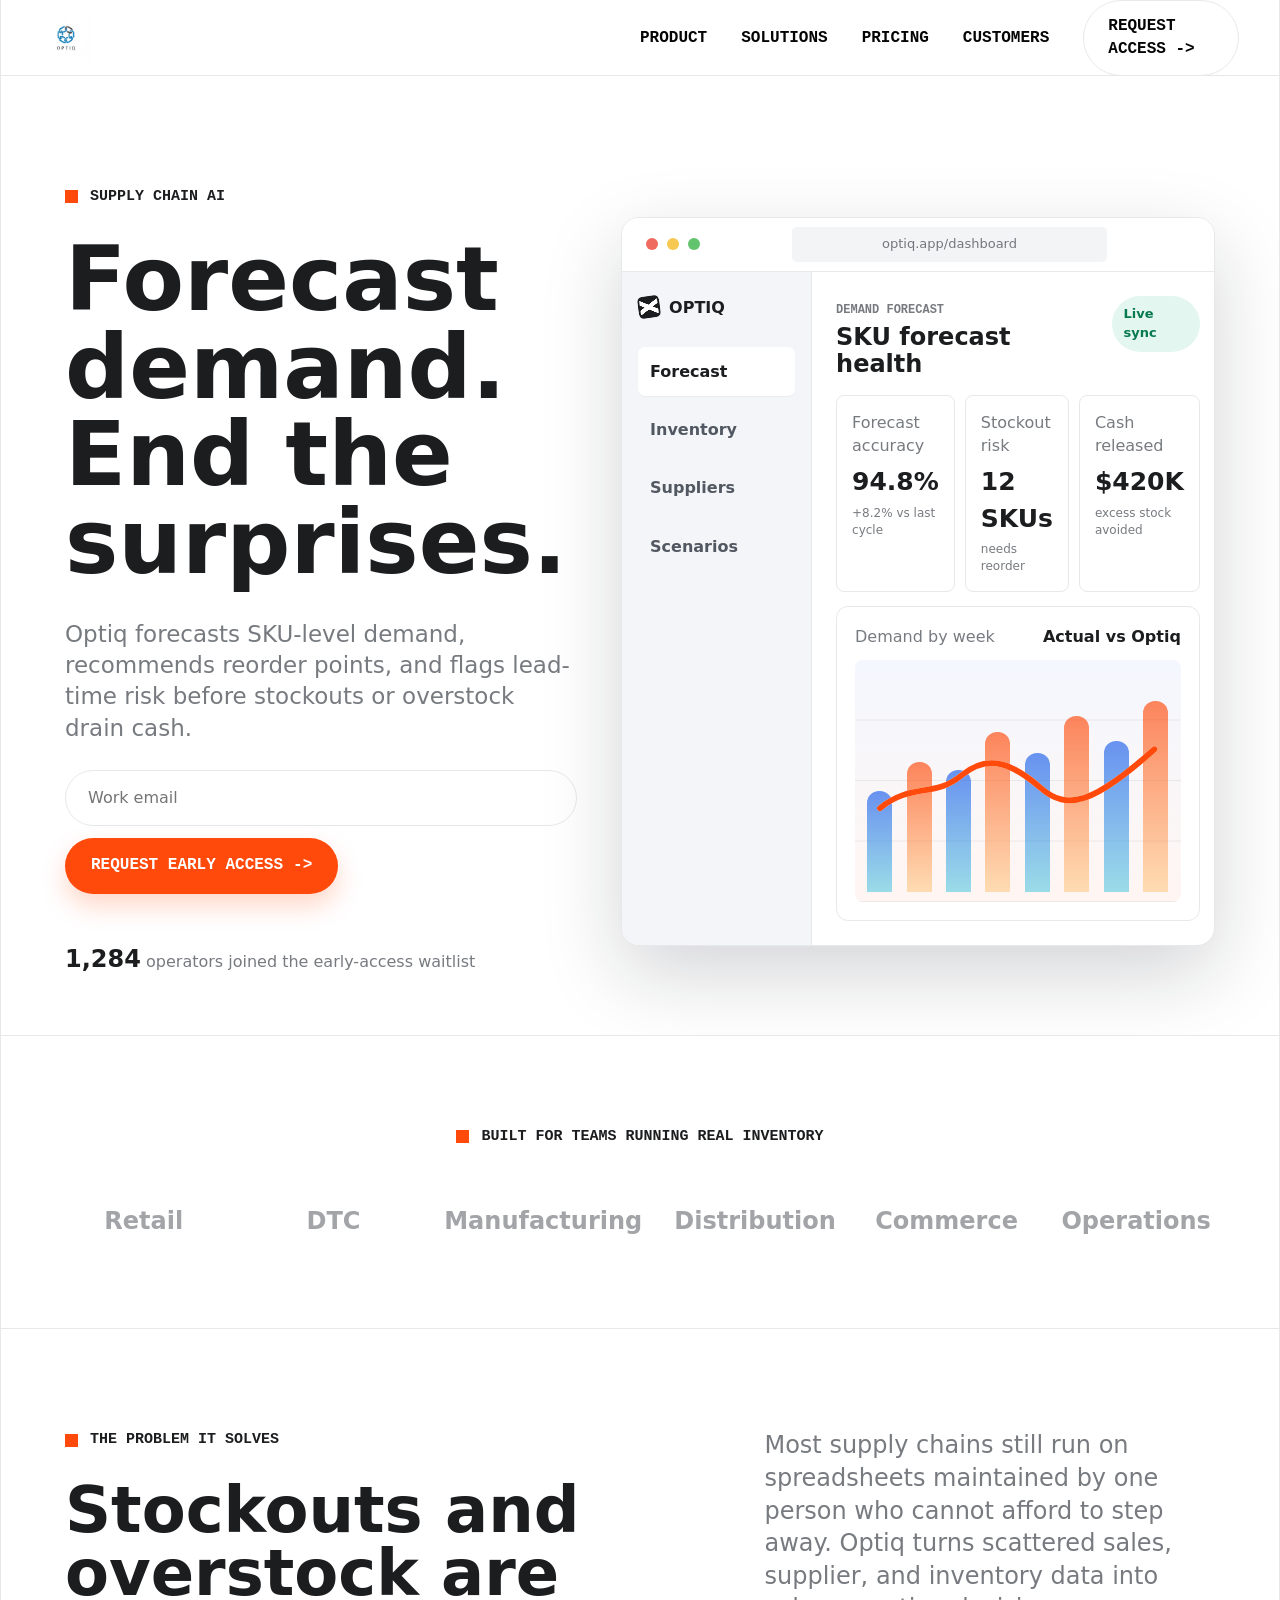
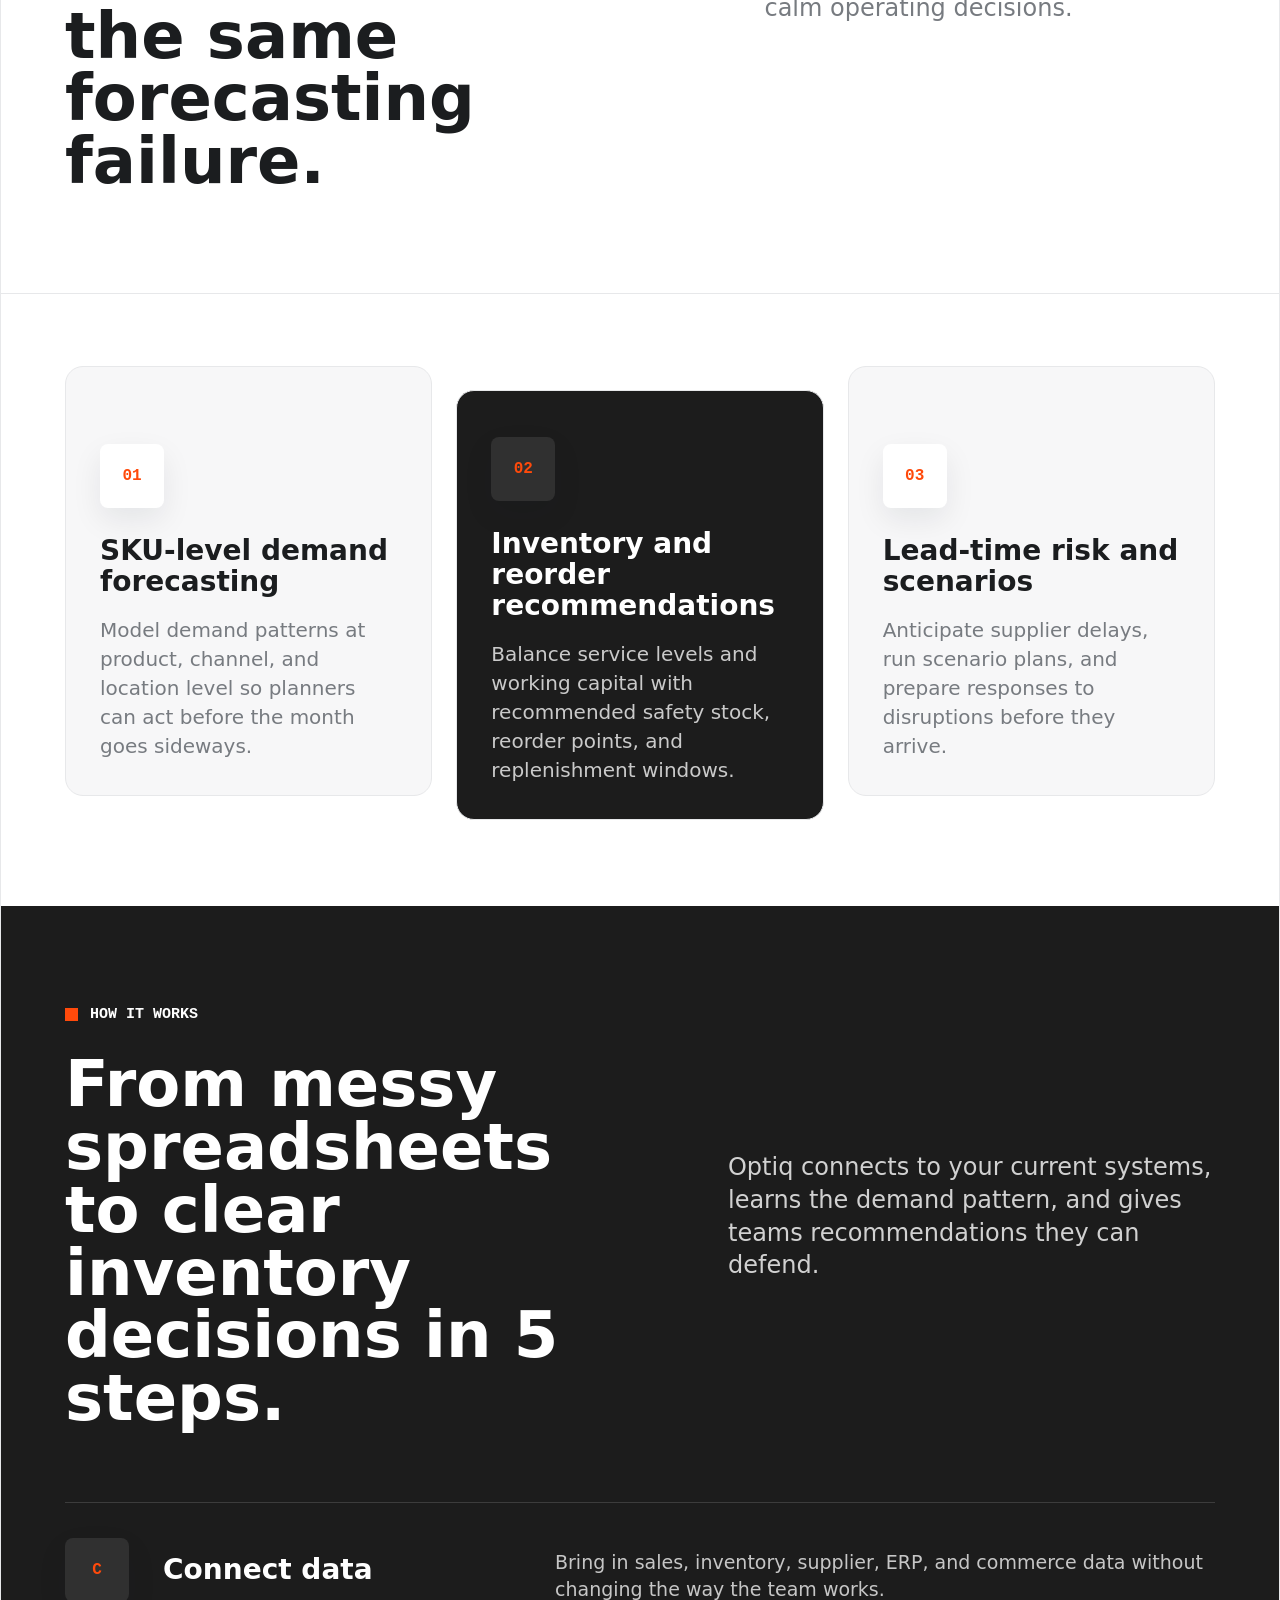
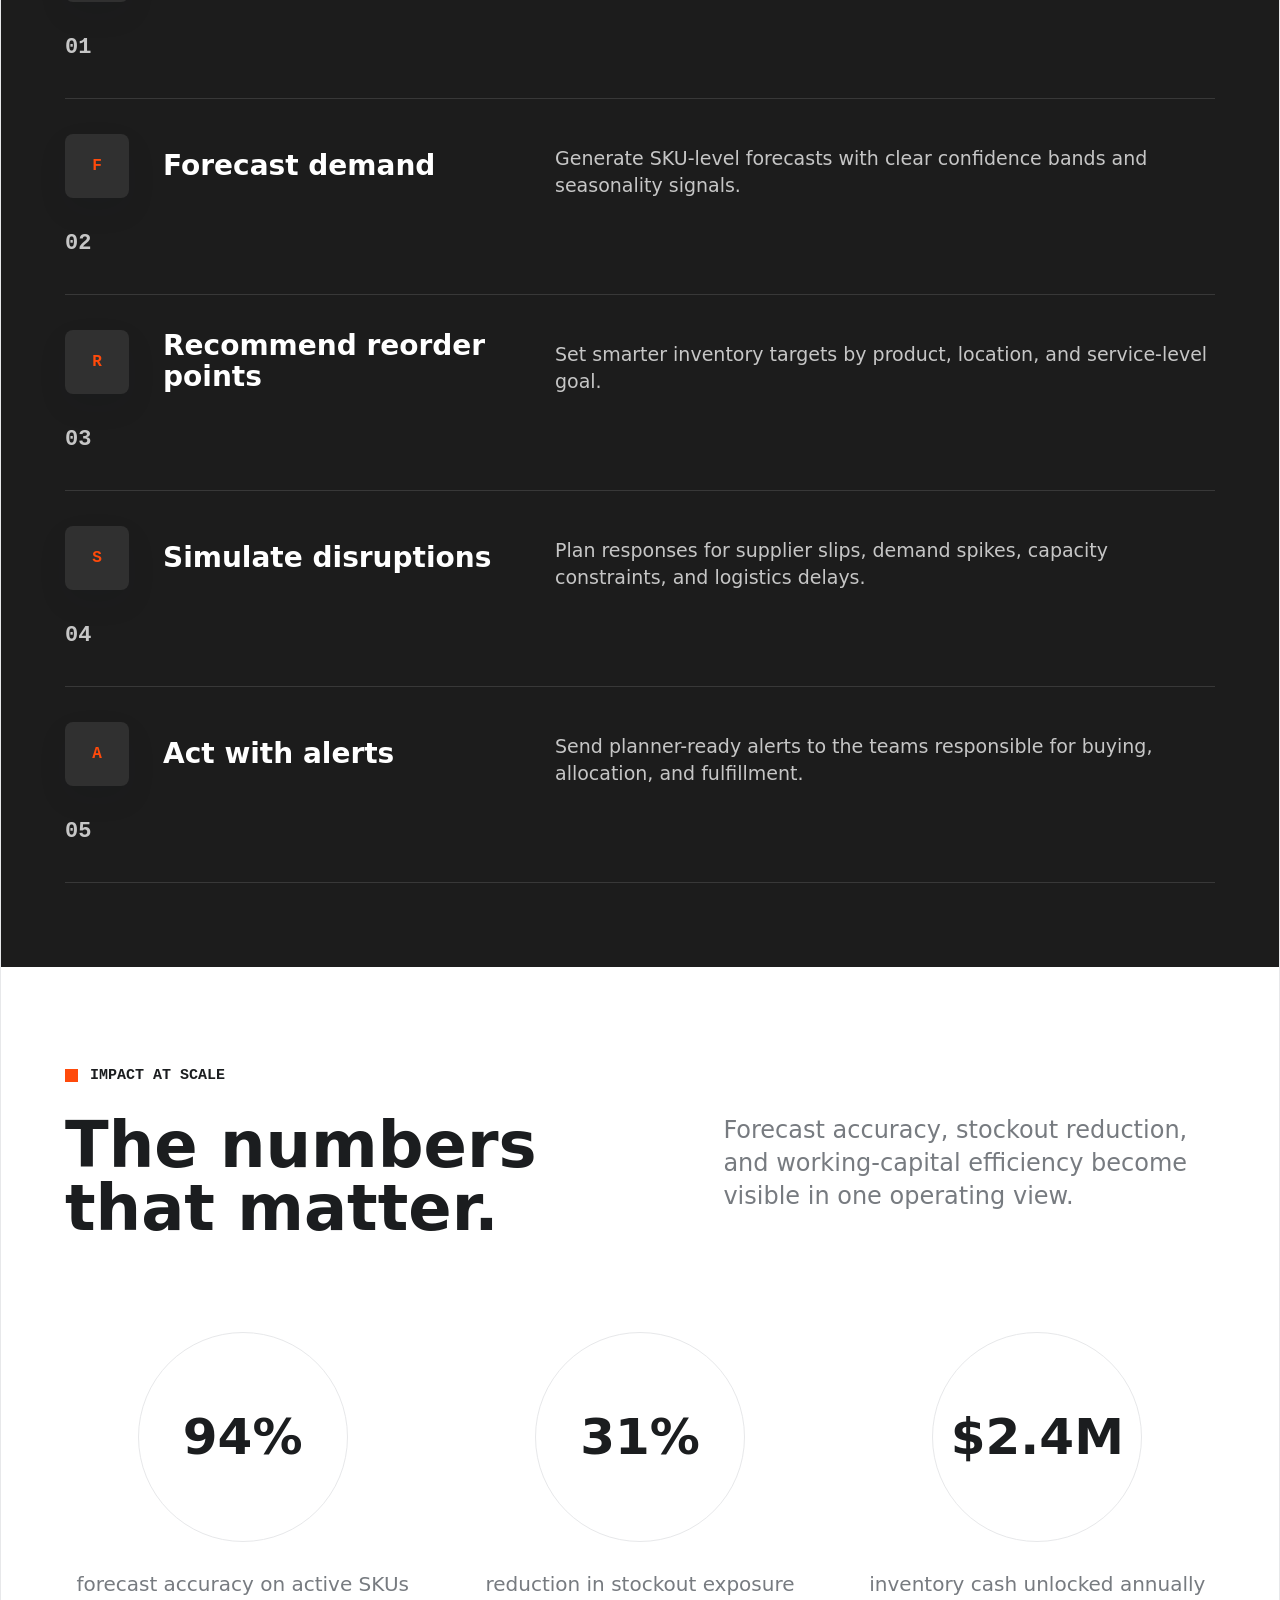
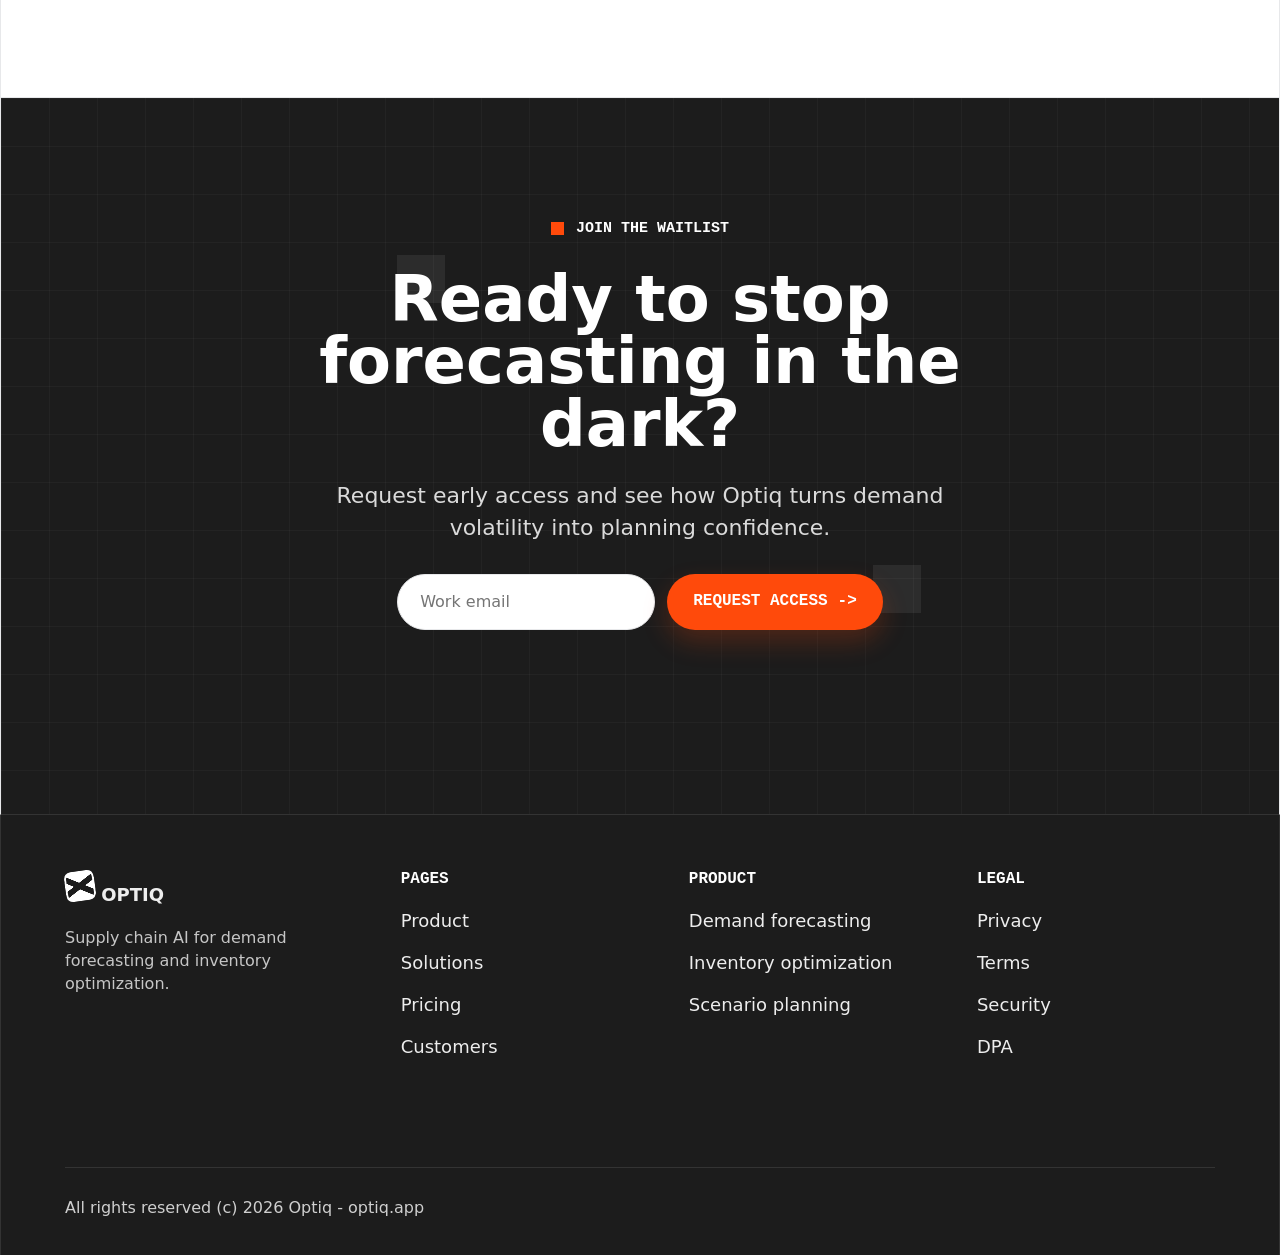
<file: index.html>
<!doctype html>
<html lang="en">
  <head>
    <meta charset="utf-8">
    <meta name="viewport" content="width=device-width, initial-scale=1">
    <title>Optiq - Demand Forecasting & Inventory Optimization</title>
    <meta name="description" content="Supply chain AI for demand forecasting, inventory optimization, reorder recommendations, lead-time prediction, and scenario planning.">
    <meta property="og:title" content="Optiq - Demand Forecasting & Inventory Optimization">
    <meta property="og:description" content="Forecast demand. End the surprises.">
    <meta property="og:type" content="website">
    <meta property="og:url" content="https://optiq.app">
    <link rel="stylesheet" href="styles.css">
<link rel="icon" type="image/png" href="Optiq-Logo.png">
  </head>
  <body>
    <header class="site-header" data-header>
      <a class="brand" href="index.html" aria-label="Optiq home">
    <img src="Optiq-Logo.png" alt="Optiq Logo" class="logo">
</a>
      <button class="menu-toggle" type="button" data-menu-toggle aria-label="Open menu" aria-expanded="false">
        <span></span>
        <span></span>
      </button>
      <nav class="site-nav" data-site-nav aria-label="Primary navigation">
        <a href="product.html">Product</a>
        <a href="solutions.html">Solutions</a>
        <a href="pricing.html">Pricing</a>
        <a href="customers.html">Customers</a>
        <a class="nav-cta" href="#waitlist">Request access <span aria-hidden="true">-&gt;</span></a>
      </nav>
    </header>

    <main>
      <section class="hero page-grid">
        <div class="hero-copy">
          <div class="eyebrow">
            <span></span>
            Supply Chain AI
          </div>
          <h1>Forecast demand. End the surprises.</h1>
          <p class="hero-lede">
            Optiq forecasts SKU-level demand, recommends reorder points, and flags lead-time risk before stockouts or overstock drain cash.
          </p>
          <form class="waitlist-form" data-waitlist-form>
            <label class="sr-only" for="home-email">Work email</label>
            <input id="home-email" type="email" name="email" placeholder="Work email" autocomplete="email" required>
            <button class="btn btn-primary" type="submit">Request early access <span aria-hidden="true">-&gt;</span></button>
            <p class="form-message" data-form-message aria-live="polite"></p>
          </form>
          <div class="counter-line">
            <strong data-waitlist-count>1,284</strong>
            operators joined the early-access waitlist
          </div>
        </div>

        <div class="hero-visual" aria-label="Demand forecast and inventory dashboard mockup">
          <div class="soft-bg"></div>
          <div class="browser-frame dashboard-frame">
            <div class="browser-top">
              <span class="dot red"></span>
              <span class="dot yellow"></span>
              <span class="dot green"></span>
              <span class="url">optiq.app/dashboard</span>
            </div>
            <div class="dashboard-shell">
              <aside class="dash-sidebar">
                <div class="mini-brand">
                  <span class="brand-mark small"></span>
                  <b>OPTIQ</b>
                </div>
                <span class="sidebar-pill active">Forecast</span>
                <span class="sidebar-pill">Inventory</span>
                <span class="sidebar-pill">Suppliers</span>
                <span class="sidebar-pill">Scenarios</span>
              </aside>
              <section class="dash-main">
                <div class="dash-toolbar">
                  <div>
                    <span class="tiny-label">Demand forecast</span>
                    <h2>SKU forecast health</h2>
                  </div>
                  <span class="status-pill">Live sync</span>
                </div>
                <div class="metric-grid">
                  <article>
                    <span>Forecast accuracy</span>
                    <strong>94.8%</strong>
                    <small>+8.2% vs last cycle</small>
                  </article>
                  <article>
                    <span>Stockout risk</span>
                    <strong>12 SKUs</strong>
                    <small>needs reorder</small>
                  </article>
                  <article>
                    <span>Cash released</span>
                    <strong>$420K</strong>
                    <small>excess stock avoided</small>
                  </article>
                </div>
                <div class="forecast-panel">
                  <div class="chart-head">
                    <span>Demand by week</span>
                    <b>Actual vs Optiq</b>
                  </div>
                  <div class="forecast-chart" data-animated-chart>
                    <span style="--h: 48%"></span>
                    <span style="--h: 62%"></span>
                    <span style="--h: 58%"></span>
                    <span style="--h: 76%"></span>
                    <span style="--h: 66%"></span>
                    <span style="--h: 84%"></span>
                    <span style="--h: 72%"></span>
                    <span style="--h: 91%"></span>
                    <svg viewBox="0 0 420 180" role="img" aria-label="Rising forecast line">
                      <path class="chart-path base" d="M18 132 C62 96, 94 118, 132 86 S205 72, 242 104 S315 126, 400 50"></path>
                      <path class="chart-path accent" d="M18 132 C62 96, 94 118, 132 86 S205 72, 242 104 S315 126, 400 50"></path>
                    </svg>
                  </div>
                </div>
              </section>
            </div>
          </div>
        </div>
      </section>

      <section class="logo-band">
        <div class="eyebrow centered"><span></span> Built for teams running real inventory</div>
        <div class="logo-row" aria-label="Example customer segments">
          <span>Retail</span>
          <span>DTC</span>
          <span>Manufacturing</span>
          <span>Distribution</span>
          <span>Commerce</span>
          <span>Operations</span>
        </div>
      </section>

      <section class="split-section">
        <div>
          <div class="eyebrow"><span></span> The problem it solves</div>
          <h2>Stockouts and overstock are the same forecasting failure.</h2>
        </div>
        <p>
          Most supply chains still run on spreadsheets maintained by one person who cannot afford to step away. Optiq turns scattered sales, supplier, and inventory data into calm operating decisions.
        </p>
      </section>

      <section class="feature-strip" id="product">
        <article class="feature-card">
          <div class="feature-icon">01</div>
          <h3>SKU-level demand forecasting</h3>
          <p>Model demand patterns at product, channel, and location level so planners can act before the month goes sideways.</p>
        </article>
        <article class="feature-card dark-card">
          <div class="feature-icon">02</div>
          <h3>Inventory and reorder recommendations</h3>
          <p>Balance service levels and working capital with recommended safety stock, reorder points, and replenishment windows.</p>
        </article>
        <article class="feature-card">
          <div class="feature-icon">03</div>
          <h3>Lead-time risk and scenarios</h3>
          <p>Anticipate supplier delays, run scenario plans, and prepare responses to disruptions before they arrive.</p>
        </article>
      </section>

      <section class="dark-process">
        <div class="process-head">
          <div>
            <div class="eyebrow"><span></span> How it works</div>
            <h2>From messy spreadsheets to clear inventory decisions in 5 steps.</h2>
          </div>
          <p>Optiq connects to your current systems, learns the demand pattern, and gives teams recommendations they can defend.</p>
        </div>
        <div class="process-list">
          <article>
            <span class="process-icon">C</span>
            <h3>Connect data</h3>
            <p>Bring in sales, inventory, supplier, ERP, and commerce data without changing the way the team works.</p>
            <b>01</b>
          </article>
          <article>
            <span class="process-icon">F</span>
            <h3>Forecast demand</h3>
            <p>Generate SKU-level forecasts with clear confidence bands and seasonality signals.</p>
            <b>02</b>
          </article>
          <article>
            <span class="process-icon">R</span>
            <h3>Recommend reorder points</h3>
            <p>Set smarter inventory targets by product, location, and service-level goal.</p>
            <b>03</b>
          </article>
          <article>
            <span class="process-icon">S</span>
            <h3>Simulate disruptions</h3>
            <p>Plan responses for supplier slips, demand spikes, capacity constraints, and logistics delays.</p>
            <b>04</b>
          </article>
          <article>
            <span class="process-icon">A</span>
            <h3>Act with alerts</h3>
            <p>Send planner-ready alerts to the teams responsible for buying, allocation, and fulfillment.</p>
            <b>05</b>
          </article>
        </div>
      </section>

      <section class="metrics-section">
        <div class="eyebrow"><span></span> Impact at scale</div>
        <div class="metrics-head">
          <h2>The numbers that matter.</h2>
          <p>Forecast accuracy, stockout reduction, and working-capital efficiency become visible in one operating view.</p>
        </div>
        <div class="big-metrics">
          <article>
            <strong>94%</strong>
            <span>forecast accuracy on active SKUs</span>
          </article>
          <article>
            <strong>31%</strong>
            <span>reduction in stockout exposure</span>
          </article>
          <article>
            <strong>$2.4M</strong>
            <span>inventory cash unlocked annually</span>
          </article>
        </div>
      </section>

      <section class="cta-dark" id="waitlist">
        <div class="grid-glow"></div>
        <div class="eyebrow centered"><span></span> Join the waitlist</div>
        <h2>Ready to stop forecasting in the dark?</h2>
        <p>Request early access and see how Optiq turns demand volatility into planning confidence.</p>
        <form class="waitlist-form centered-form" data-waitlist-form>
          <label class="sr-only" for="footer-email">Work email</label>
          <input id="footer-email" type="email" name="email" placeholder="Work email" autocomplete="email" required>
          <button class="btn btn-primary" type="submit">Request access <span aria-hidden="true">-&gt;</span></button>
          <p class="form-message" data-form-message aria-live="polite"></p>
        </form>
      </section>
    </main>

    <footer class="site-footer">
      <div class="footer-brand">
        <a class="brand inverse" href="index.html">
          <span class="brand-mark" aria-hidden="true"></span>
          <span>OPTIQ</span>
        </a>
        <p>Supply chain AI for demand forecasting and inventory optimization.</p>
      </div>
      <div>
        <h3>Pages</h3>
        <a href="product.html">Product</a>
        <a href="solutions.html">Solutions</a>
        <a href="pricing.html">Pricing</a>
        <a href="customers.html">Customers</a>
      </div>
      <div>
        <h3>Product</h3>
        <a href="product.html#forecasting">Demand forecasting</a>
        <a href="product.html#inventory">Inventory optimization</a>
        <a href="product.html#scenario">Scenario planning</a>
      </div>
      <div>
        <h3>Legal</h3>
        <a href="#">Privacy</a>
        <a href="#">Terms</a>
        <a href="#">Security</a>
        <a href="#">DPA</a>
      </div>
      <p class="copyright">All rights reserved (c) 2026 Optiq - optiq.app</p>
    </footer>

    <script src="script.js"></script>
  </body>
</html>
</file>
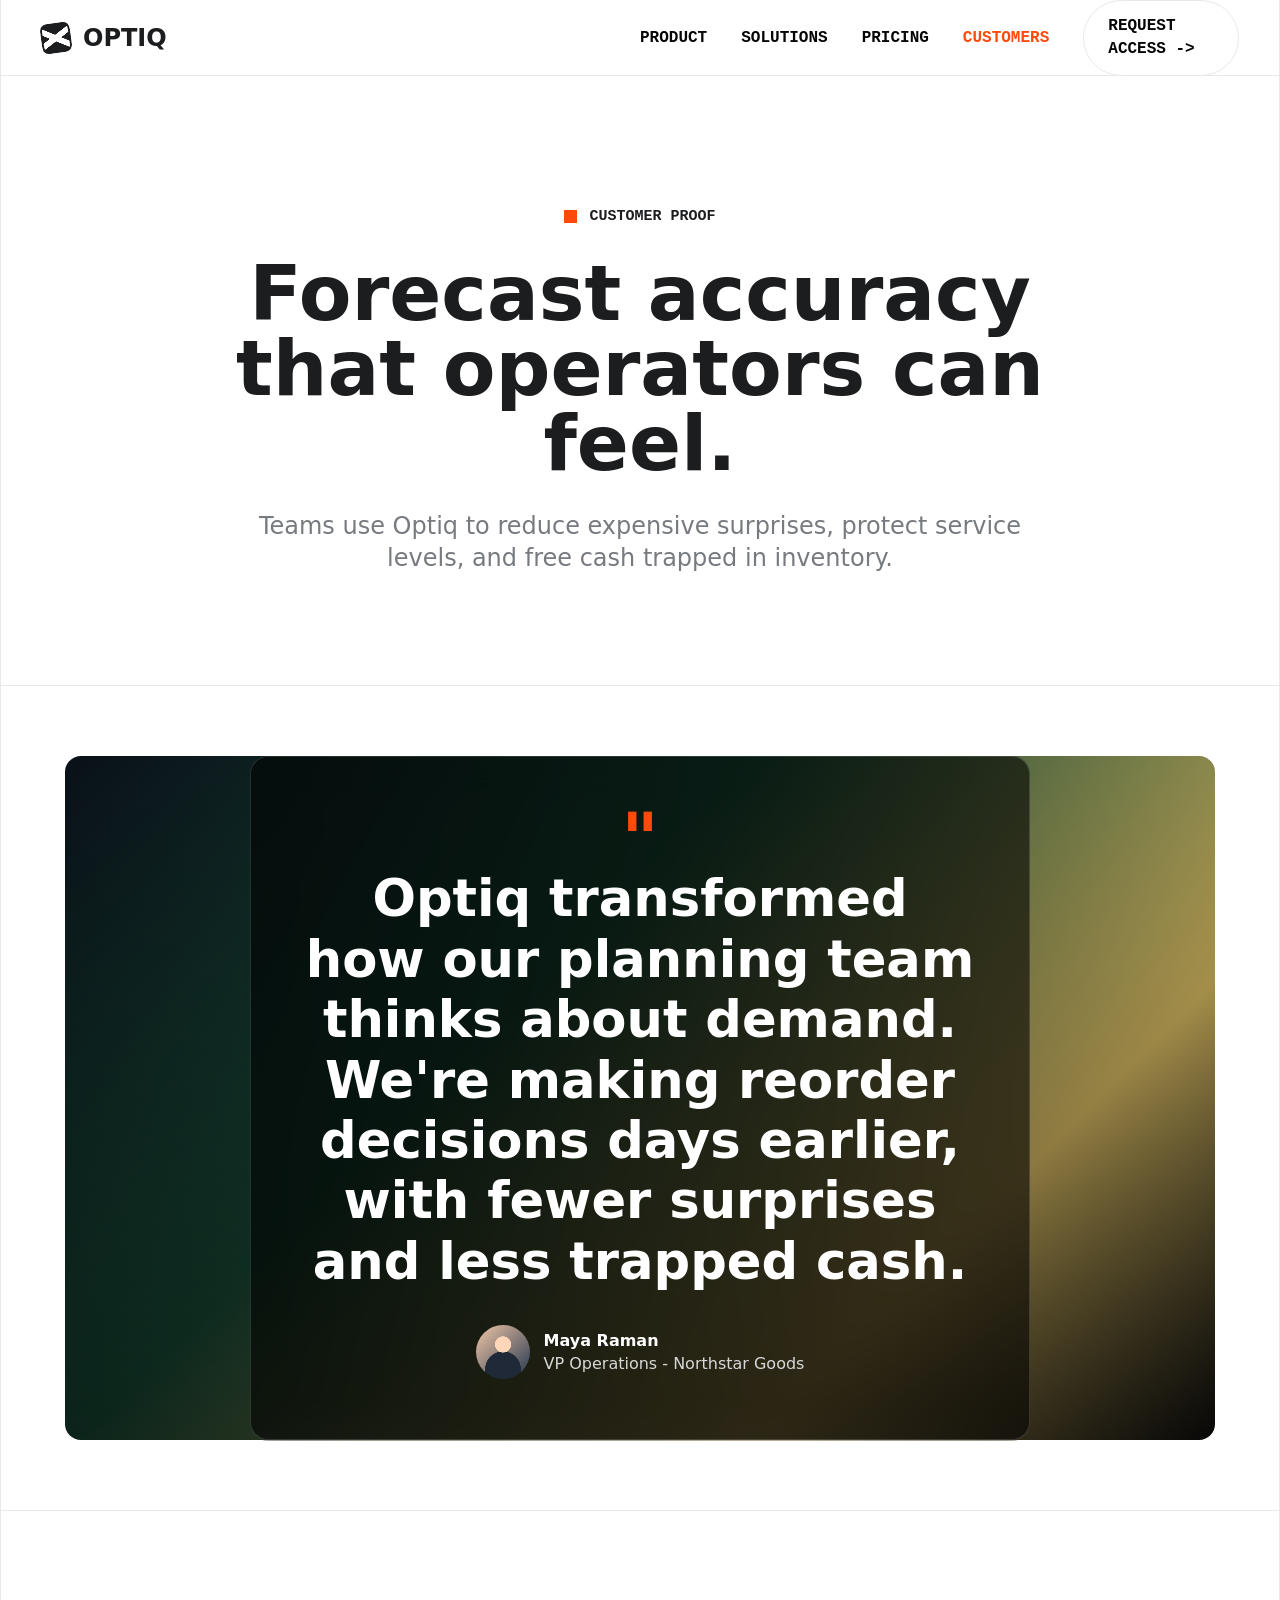
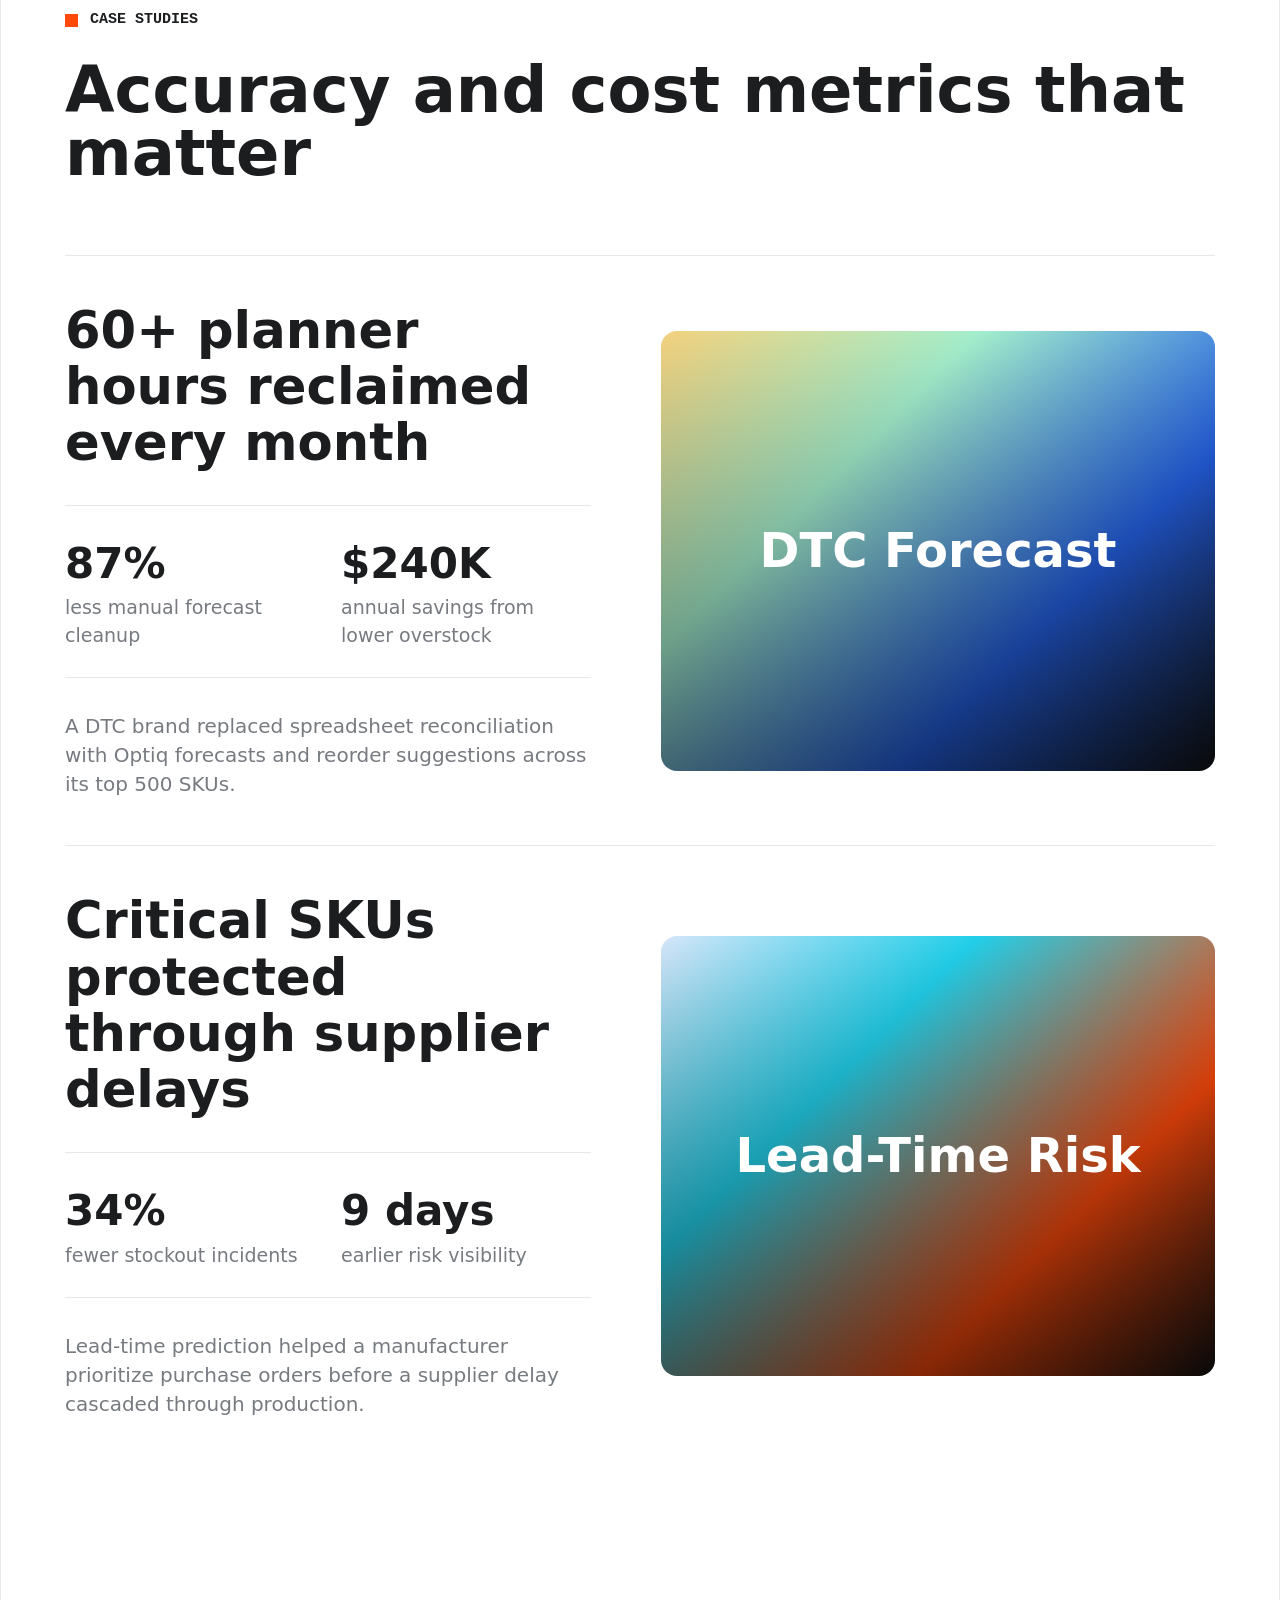
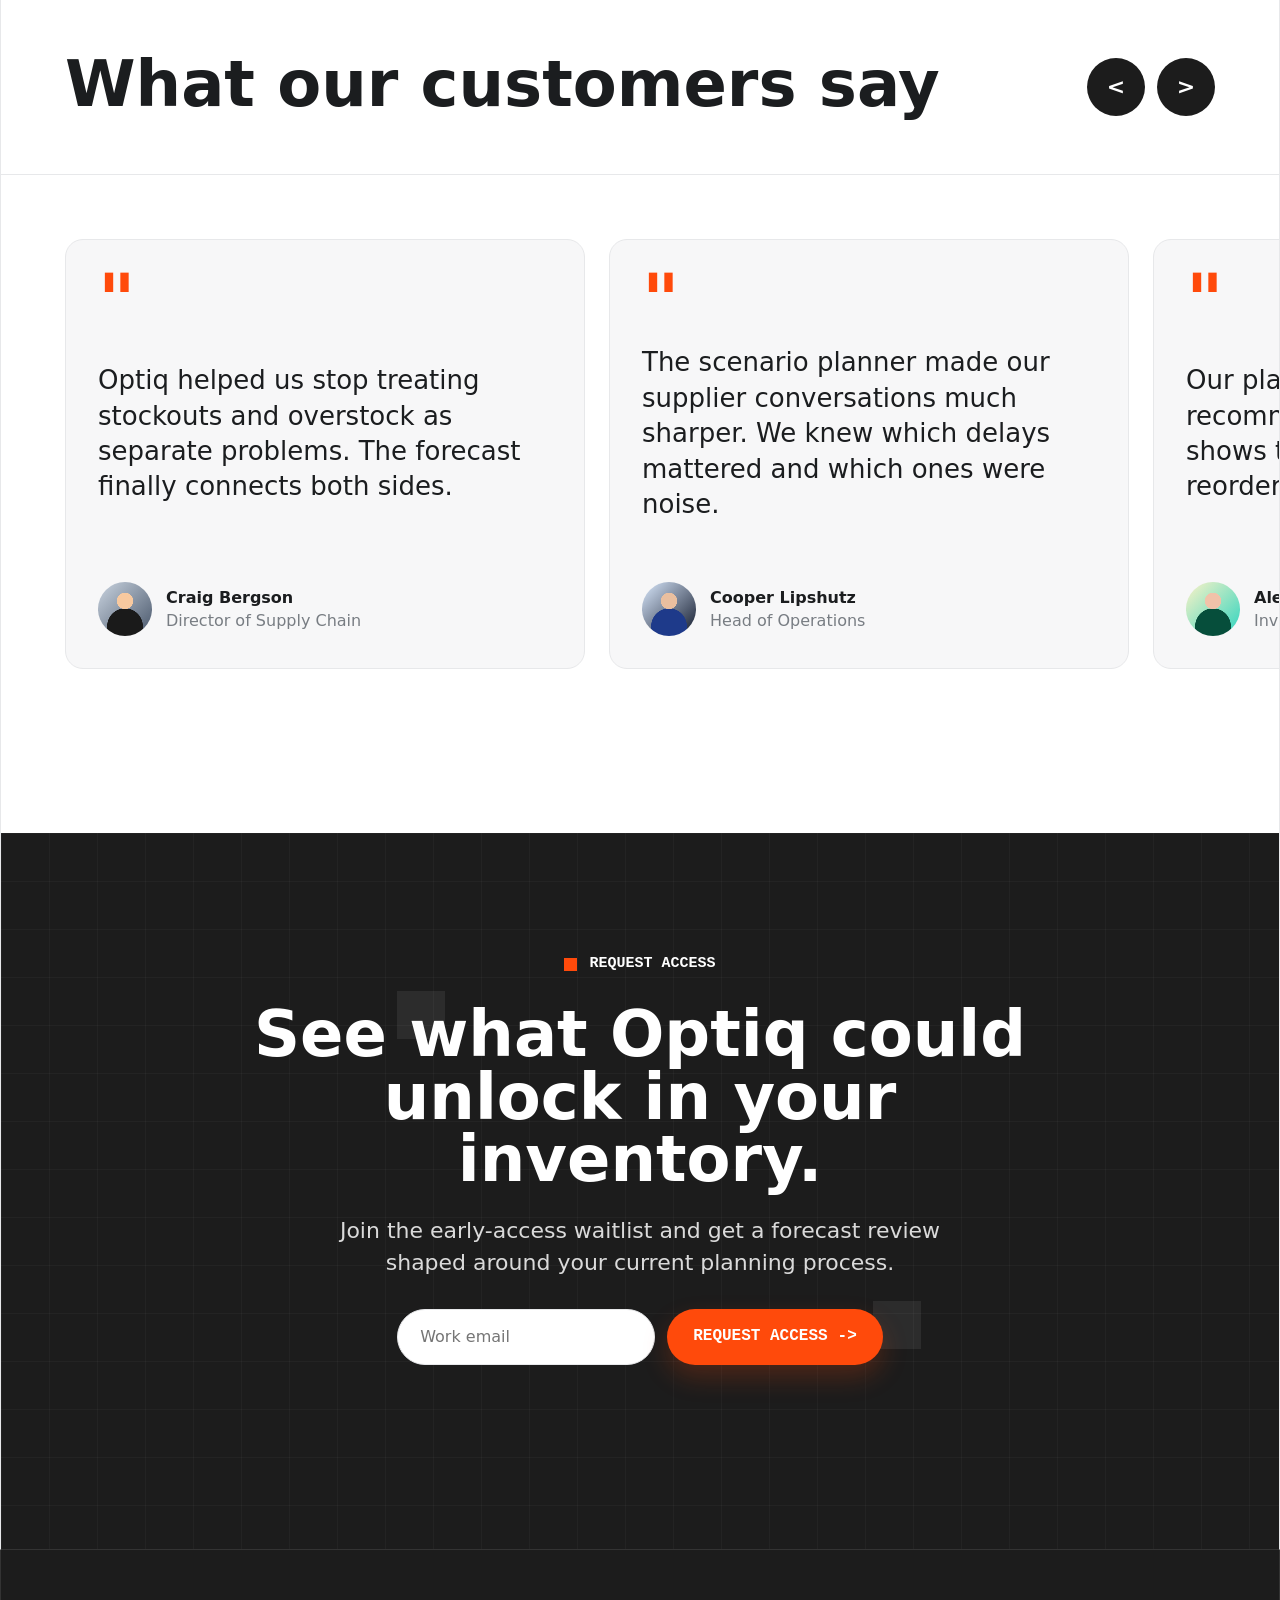
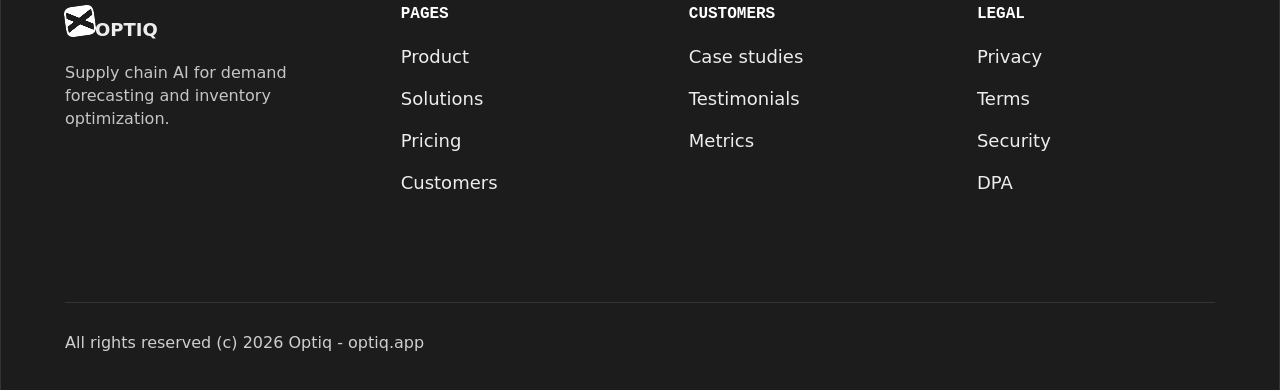
<file: customers.html>
<!doctype html>
<html lang="en">
  <head>
    <meta charset="utf-8">
    <meta name="viewport" content="width=device-width, initial-scale=1">
    <title>Customers - Optiq</title>
    <meta name="description" content="Customer proof, case studies, and testimonials for Optiq demand forecasting and inventory optimization.">
    <link rel="stylesheet" href="styles.css">
  </head>
  <body>
    <header class="site-header" data-header>
      <a class="brand" href="index.html" aria-label="Optiq home"><span class="brand-mark" aria-hidden="true"></span><span>OPTIQ</span></a>
      <button class="menu-toggle" type="button" data-menu-toggle aria-label="Open menu" aria-expanded="false"><span></span><span></span></button>
      <nav class="site-nav" data-site-nav aria-label="Primary navigation">
        <a href="product.html">Product</a>
        <a href="solutions.html">Solutions</a>
        <a href="pricing.html">Pricing</a>
        <a href="customers.html" aria-current="page">Customers</a>
        <a class="nav-cta" href="#waitlist">Request access <span aria-hidden="true">-&gt;</span></a>
      </nav>
    </header>

    <main>
      <section class="page-hero">
        <div class="eyebrow centered"><span></span> Customer proof</div>
        <h1>Forecast accuracy that operators can feel.</h1>
        <p>Teams use Optiq to reduce expensive surprises, protect service levels, and free cash trapped in inventory.</p>
      </section>

      <section class="testimonial-hero">
        <div class="testimonial-bg"></div>
        <article>
          <div class="quote-mark">"</div>
          <h2>Optiq transformed how our planning team thinks about demand. We're making reorder decisions days earlier, with fewer surprises and less trapped cash.</h2>
          <div class="person">
            <span class="avatar a1"></span>
            <div><b>Maya Raman</b><span>VP Operations - Northstar Goods</span></div>
          </div>
        </article>
      </section>

      <section class="case-stack">
        <div class="eyebrow"><span></span> Case studies</div>
        <h2>Accuracy and cost metrics that matter</h2>
        <article>
          <div>
            <h3>60+ planner hours reclaimed every month</h3>
            <div class="case-metrics">
              <span><b>87%</b> less manual forecast cleanup</span>
              <span><b>$240K</b> annual savings from lower overstock</span>
            </div>
            <p>A DTC brand replaced spreadsheet reconciliation with Optiq forecasts and reorder suggestions across its top 500 SKUs.</p>
          </div>
          <div class="case-visual customer-one"><span>DTC Forecast</span></div>
        </article>
        <article>
          <div>
            <h3>Critical SKUs protected through supplier delays</h3>
            <div class="case-metrics">
              <span><b>34%</b> fewer stockout incidents</span>
              <span><b>9 days</b> earlier risk visibility</span>
            </div>
            <p>Lead-time prediction helped a manufacturer prioritize purchase orders before a supplier delay cascaded through production.</p>
          </div>
          <div class="case-visual customer-two"><span>Lead-Time Risk</span></div>
        </article>
      </section>

      <section class="reviews-section" data-card-carousel>
        <div class="carousel-head">
          <h2>What our customers say</h2>
          <div class="carousel-actions">
            <button type="button" data-carousel-prev aria-label="Previous review">&lt;</button>
            <button type="button" data-carousel-next aria-label="Next review">&gt;</button>
          </div>
        </div>
        <div class="review-track" data-carousel-track>
          <article class="review-card">
            <div class="quote-mark">"</div>
            <p>Optiq helped us stop treating stockouts and overstock as separate problems. The forecast finally connects both sides.</p>
            <div class="person"><span class="avatar a2"></span><div><b>Craig Bergson</b><span>Director of Supply Chain</span></div></div>
          </article>
          <article class="review-card">
            <div class="quote-mark">"</div>
            <p>The scenario planner made our supplier conversations much sharper. We knew which delays mattered and which ones were noise.</p>
            <div class="person"><span class="avatar a3"></span><div><b>Cooper Lipshutz</b><span>Head of Operations</span></div></div>
          </article>
          <article class="review-card">
            <div class="quote-mark">"</div>
            <p>Our planners trust the recommendations because Optiq shows the why behind each reorder and risk alert.</p>
            <div class="person"><span class="avatar a4"></span><div><b>Alena Gouse</b><span>Inventory Planning Lead</span></div></div>
          </article>
        </div>
      </section>

      <section class="cta-dark" id="waitlist">
        <div class="grid-glow"></div>
        <div class="eyebrow centered"><span></span> Request access</div>
        <h2>See what Optiq could unlock in your inventory.</h2>
        <p>Join the early-access waitlist and get a forecast review shaped around your current planning process.</p>
        <form class="waitlist-form centered-form" data-waitlist-form>
          <label class="sr-only" for="customers-email">Work email</label>
          <input id="customers-email" type="email" name="email" placeholder="Work email" autocomplete="email" required>
          <button class="btn btn-primary" type="submit">Request access <span aria-hidden="true">-&gt;</span></button>
          <p class="form-message" data-form-message aria-live="polite"></p>
        </form>
      </section>
    </main>

    <footer class="site-footer">
      <div class="footer-brand"><a class="brand inverse" href="index.html"><span class="brand-mark" aria-hidden="true"></span><span>OPTIQ</span></a><p>Supply chain AI for demand forecasting and inventory optimization.</p></div>
      <div><h3>Pages</h3><a href="product.html">Product</a><a href="solutions.html">Solutions</a><a href="pricing.html">Pricing</a><a href="customers.html">Customers</a></div>
      <div><h3>Customers</h3><a href="#">Case studies</a><a href="#">Testimonials</a><a href="#">Metrics</a></div>
      <div><h3>Legal</h3><a href="#">Privacy</a><a href="#">Terms</a><a href="#">Security</a><a href="#">DPA</a></div>
      <p class="copyright">All rights reserved (c) 2026 Optiq - optiq.app</p>
    </footer>

    <script src="script.js"></script>
  </body>
</html>
</file>
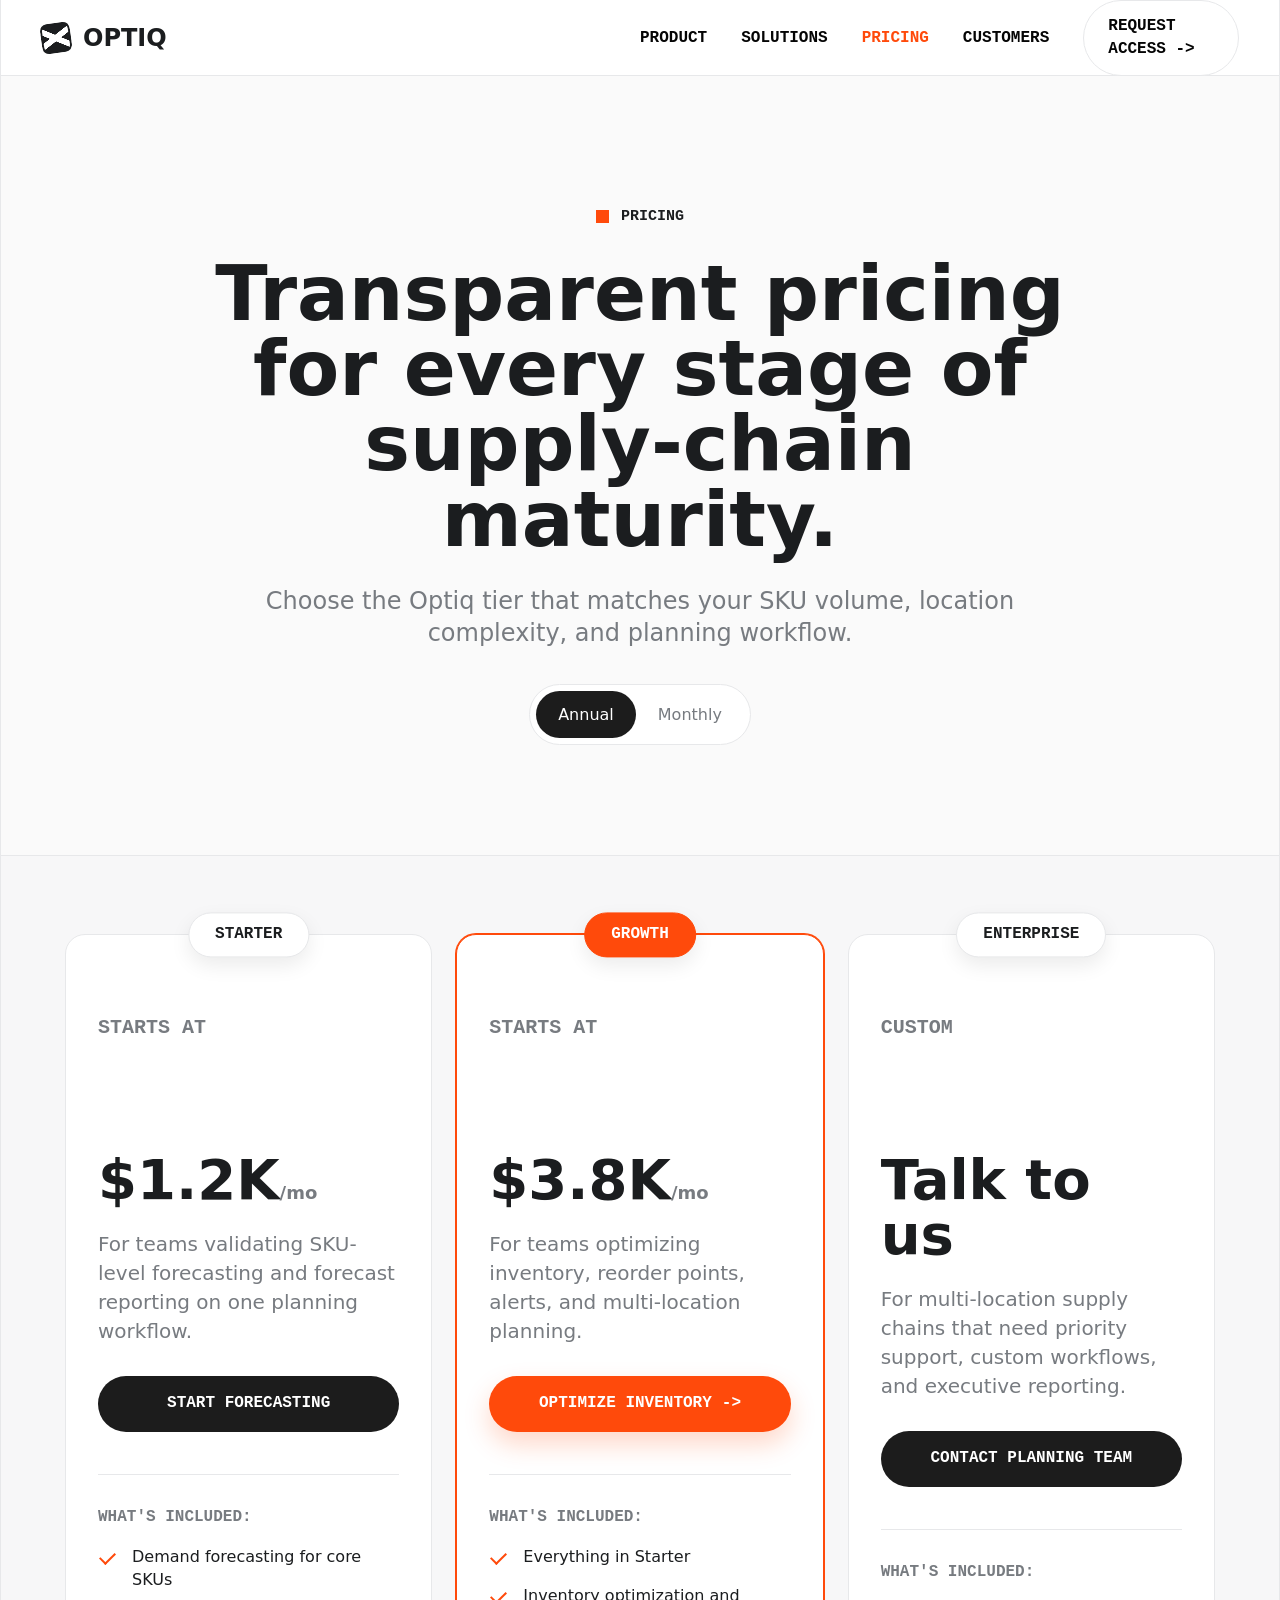
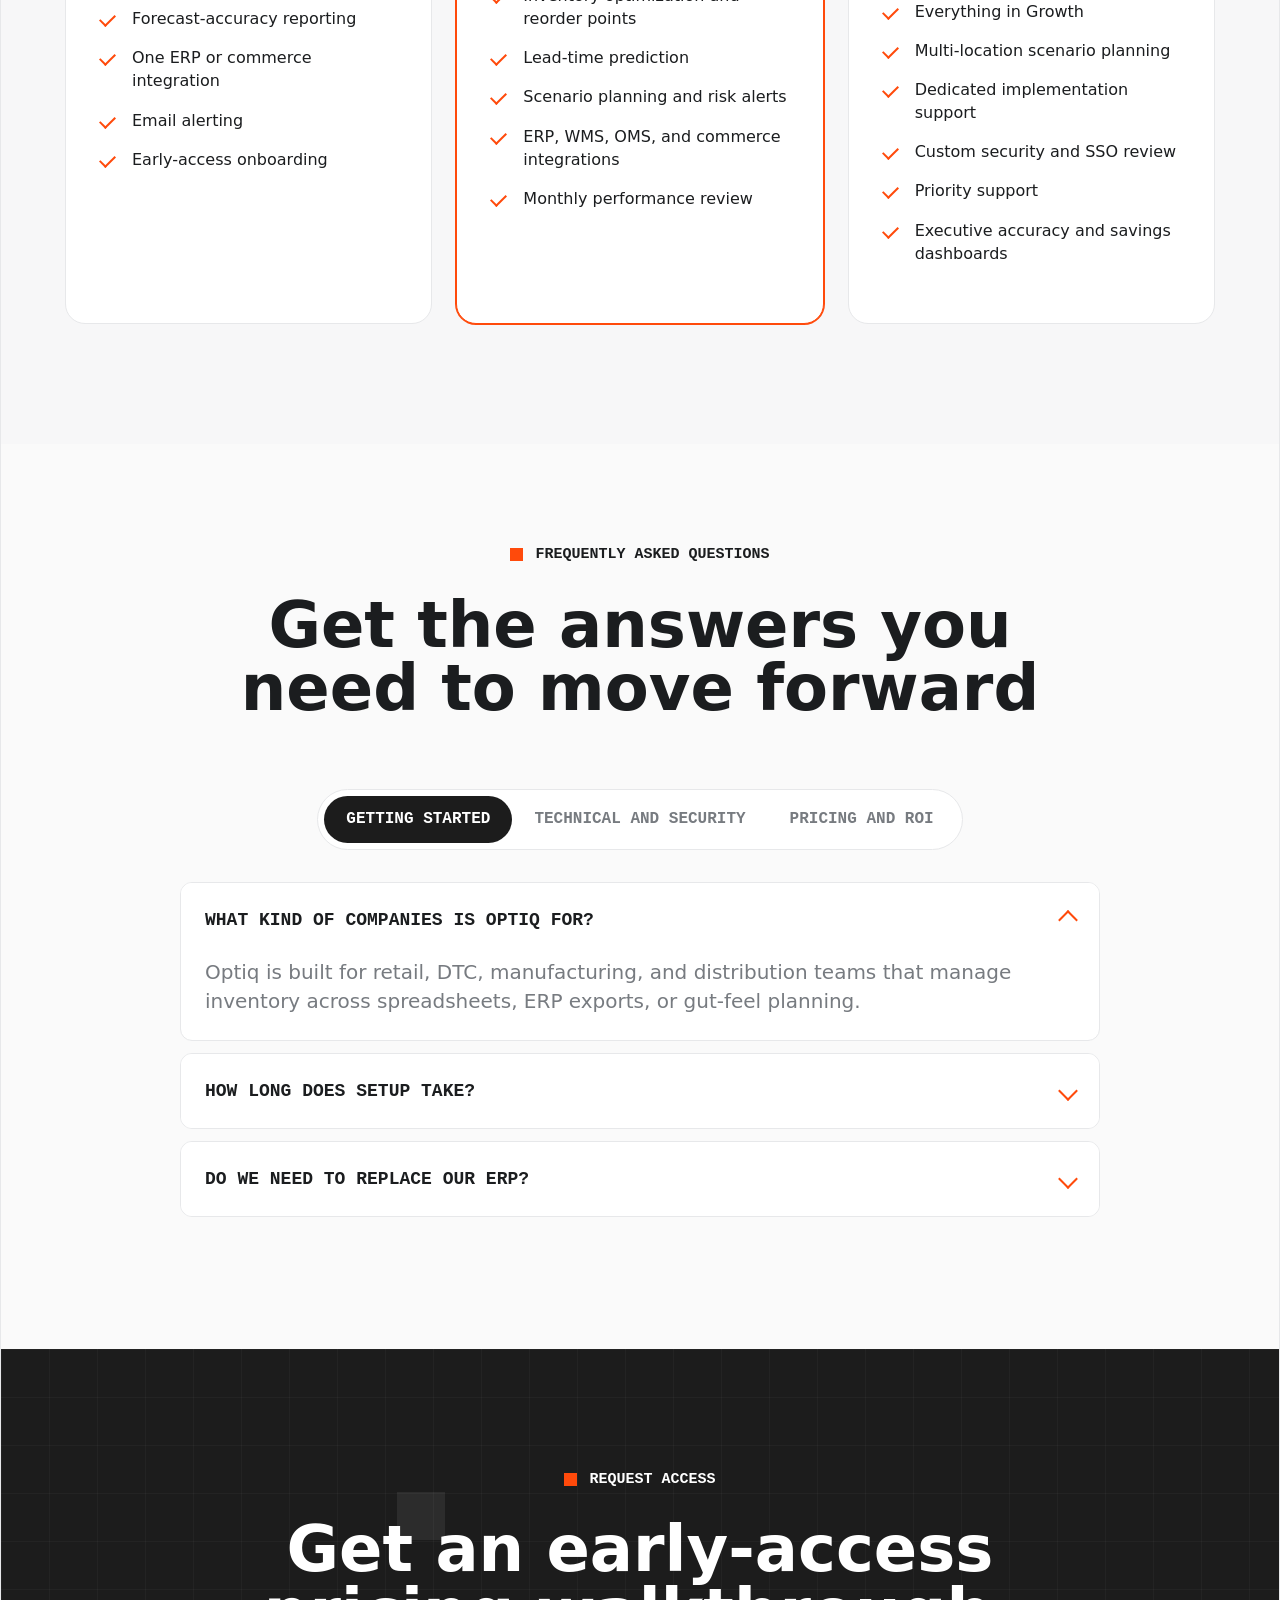
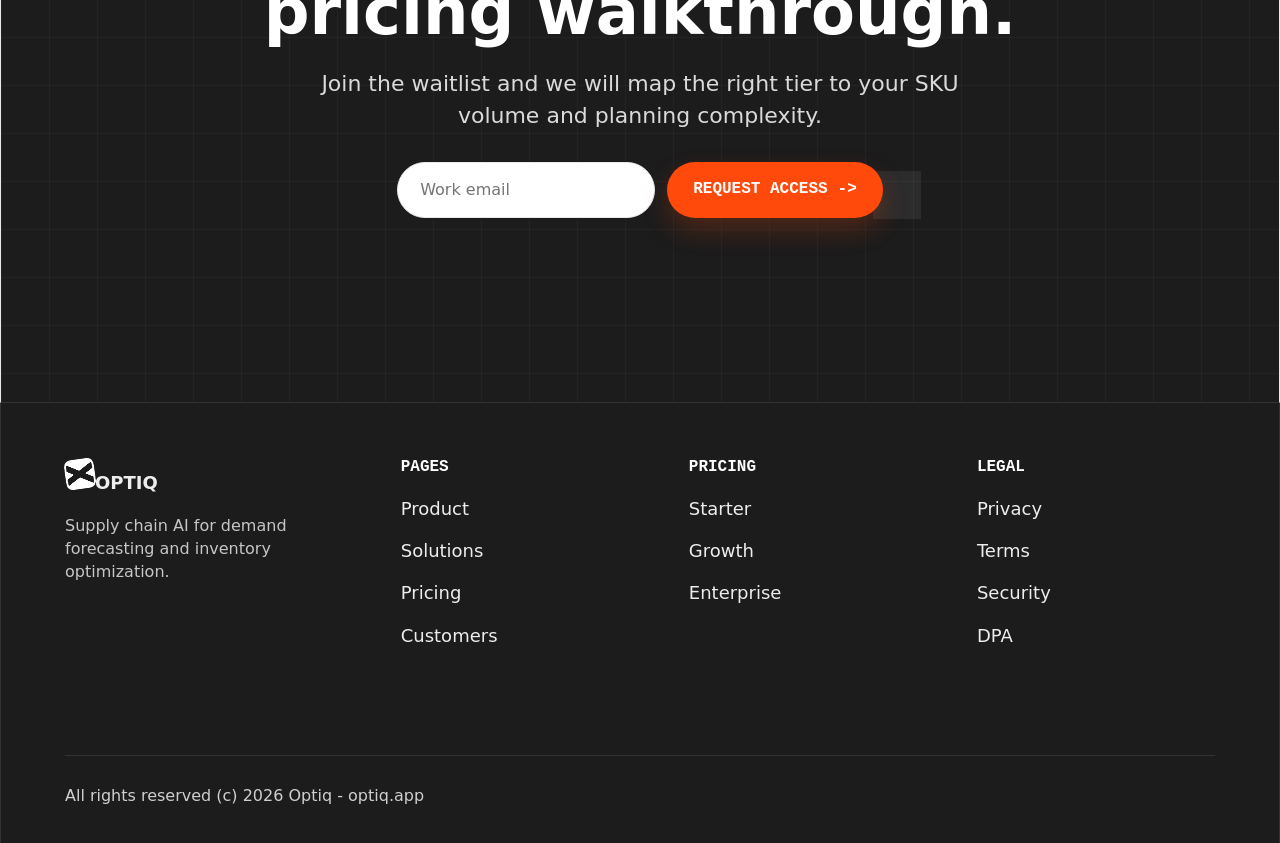
<file: pricing.html>
<!doctype html>
<html lang="en">
  <head>
    <meta charset="utf-8">
    <meta name="viewport" content="width=device-width, initial-scale=1">
    <title>Pricing - Optiq</title>
    <meta name="description" content="Optiq pricing tiers for demand forecasting, inventory optimization, alerts, scenario planning, and enterprise support.">
    <link rel="stylesheet" href="styles.css">
  </head>
  <body>
    <header class="site-header" data-header>
      <a class="brand" href="index.html" aria-label="Optiq home"><span class="brand-mark" aria-hidden="true"></span><span>OPTIQ</span></a>
      <button class="menu-toggle" type="button" data-menu-toggle aria-label="Open menu" aria-expanded="false"><span></span><span></span></button>
      <nav class="site-nav" data-site-nav aria-label="Primary navigation">
        <a href="product.html">Product</a>
        <a href="solutions.html">Solutions</a>
        <a href="pricing.html" aria-current="page">Pricing</a>
        <a href="customers.html">Customers</a>
        <a class="nav-cta" href="#waitlist">Request access <span aria-hidden="true">-&gt;</span></a>
      </nav>
    </header>

    <main>
      <section class="page-hero pricing-hero">
        <div class="eyebrow centered"><span></span> Pricing</div>
        <h1>Transparent pricing for every stage of supply-chain maturity.</h1>
        <p>Choose the Optiq tier that matches your SKU volume, location complexity, and planning workflow.</p>
        <div class="billing-toggle" data-pricing-toggle>
          <button type="button" class="active" data-billing="annual">Annual</button>
          <button type="button" data-billing="monthly">Monthly</button>
        </div>
      </section>

      <section class="pricing-grid">
        <article class="price-card">
          <span class="tier-pill">Starter</span>
          <p class="starts">Starts at</p>
          <h2><span data-price data-annual="$1.2K" data-monthly="$1.5K">$1.2K</span><small>/mo</small></h2>
          <p>For teams validating SKU-level forecasting and forecast reporting on one planning workflow.</p>
          <a class="btn btn-dark" href="#waitlist">Start forecasting</a>
          <hr>
          <h3>What's included:</h3>
          <ul>
            <li>Demand forecasting for core SKUs</li>
            <li>Forecast-accuracy reporting</li>
            <li>One ERP or commerce integration</li>
            <li>Email alerting</li>
            <li>Early-access onboarding</li>
          </ul>
        </article>

        <article class="price-card featured">
          <span class="tier-pill orange">Growth</span>
          <p class="starts">Starts at</p>
          <h2><span data-price data-annual="$3.8K" data-monthly="$4.6K">$3.8K</span><small>/mo</small></h2>
          <p>For teams optimizing inventory, reorder points, alerts, and multi-location planning.</p>
          <a class="btn btn-primary" href="#waitlist">Optimize inventory <span aria-hidden="true">-&gt;</span></a>
          <hr>
          <h3>What's included:</h3>
          <ul>
            <li>Everything in Starter</li>
            <li>Inventory optimization and reorder points</li>
            <li>Lead-time prediction</li>
            <li>Scenario planning and risk alerts</li>
            <li>ERP, WMS, OMS, and commerce integrations</li>
            <li>Monthly performance review</li>
          </ul>
        </article>

        <article class="price-card">
          <span class="tier-pill">Enterprise</span>
          <p class="starts">Custom</p>
          <h2>Talk to us</h2>
          <p>For multi-location supply chains that need priority support, custom workflows, and executive reporting.</p>
          <a class="btn btn-dark" href="#waitlist">Contact planning team</a>
          <hr>
          <h3>What's included:</h3>
          <ul>
            <li>Everything in Growth</li>
            <li>Multi-location scenario planning</li>
            <li>Dedicated implementation support</li>
            <li>Custom security and SSO review</li>
            <li>Priority support</li>
            <li>Executive accuracy and savings dashboards</li>
          </ul>
        </article>
      </section>

      <section class="faq-section">
        <div class="eyebrow centered"><span></span> Frequently asked questions</div>
        <h2>Get the answers you need to move forward</h2>
        <div class="faq-tabs" role="tablist" aria-label="FAQ categories">
          <button type="button" class="active" data-faq-tab="getting">Getting started</button>
          <button type="button" data-faq-tab="technical">Technical and security</button>
          <button type="button" data-faq-tab="roi">Pricing and ROI</button>
        </div>
        <div class="faq-list" data-faq-list="getting">
          <article class="faq-item open">
            <button type="button">What kind of companies is Optiq for?<span></span></button>
            <p>Optiq is built for retail, DTC, manufacturing, and distribution teams that manage inventory across spreadsheets, ERP exports, or gut-feel planning.</p>
          </article>
          <article class="faq-item">
            <button type="button">How long does setup take?<span></span></button>
            <p>Most early-access teams start with a focused data connection and first forecast review in 2 to 4 weeks.</p>
          </article>
          <article class="faq-item">
            <button type="button">Do we need to replace our ERP?<span></span></button>
            <p>No. Optiq works alongside your ERP, WMS, commerce platform, and planning exports.</p>
          </article>
        </div>
        <div class="faq-list hidden" data-faq-list="technical">
          <article class="faq-item open">
            <button type="button">How does Optiq connect to our data?<span></span></button>
            <p>Optiq can ingest exports, APIs, database views, or secure file drops depending on what your systems support.</p>
          </article>
          <article class="faq-item">
            <button type="button">Can access be role-based?<span></span></button>
            <p>Yes. Enterprise deployments can support role-based workflows for planners, buyers, operations leads, and executives.</p>
          </article>
          <article class="faq-item">
            <button type="button">Do forecasts include planner context?<span></span></button>
            <p>Yes. Promotions, launches, supplier notes, and manual overrides can be captured so the model reflects operational reality.</p>
          </article>
        </div>
        <div class="faq-list hidden" data-faq-list="roi">
          <article class="faq-item open">
            <button type="button">How is ROI measured?<span></span></button>
            <p>Optiq tracks forecast accuracy, stockout exposure, excess inventory, expedite fees, and released working capital.</p>
          </article>
          <article class="faq-item">
            <button type="button">Can we start with one category?<span></span></button>
            <p>Yes. Starter and Growth plans can begin with a single category, channel, or planning workflow before expanding.</p>
          </article>
          <article class="faq-item">
            <button type="button">Is there a demo?<span></span></button>
            <p>Yes. The primary action is the early-access waitlist. Approved teams receive a tailored demo and implementation review.</p>
          </article>
        </div>
      </section>

      <section class="cta-dark" id="waitlist">
        <div class="grid-glow"></div>
        <div class="eyebrow centered"><span></span> Request access</div>
        <h2>Get an early-access pricing walkthrough.</h2>
        <p>Join the waitlist and we will map the right tier to your SKU volume and planning complexity.</p>
        <form class="waitlist-form centered-form" data-waitlist-form>
          <label class="sr-only" for="pricing-email">Work email</label>
          <input id="pricing-email" type="email" name="email" placeholder="Work email" autocomplete="email" required>
          <button class="btn btn-primary" type="submit">Request access <span aria-hidden="true">-&gt;</span></button>
          <p class="form-message" data-form-message aria-live="polite"></p>
        </form>
      </section>
    </main>

    <footer class="site-footer">
      <div class="footer-brand"><a class="brand inverse" href="index.html"><span class="brand-mark" aria-hidden="true"></span><span>OPTIQ</span></a><p>Supply chain AI for demand forecasting and inventory optimization.</p></div>
      <div><h3>Pages</h3><a href="product.html">Product</a><a href="solutions.html">Solutions</a><a href="pricing.html">Pricing</a><a href="customers.html">Customers</a></div>
      <div><h3>Pricing</h3><a href="#">Starter</a><a href="#">Growth</a><a href="#">Enterprise</a></div>
      <div><h3>Legal</h3><a href="#">Privacy</a><a href="#">Terms</a><a href="#">Security</a><a href="#">DPA</a></div>
      <p class="copyright">All rights reserved (c) 2026 Optiq - optiq.app</p>
    </footer>

    <script src="script.js"></script>
  </body>
</html>
</file>
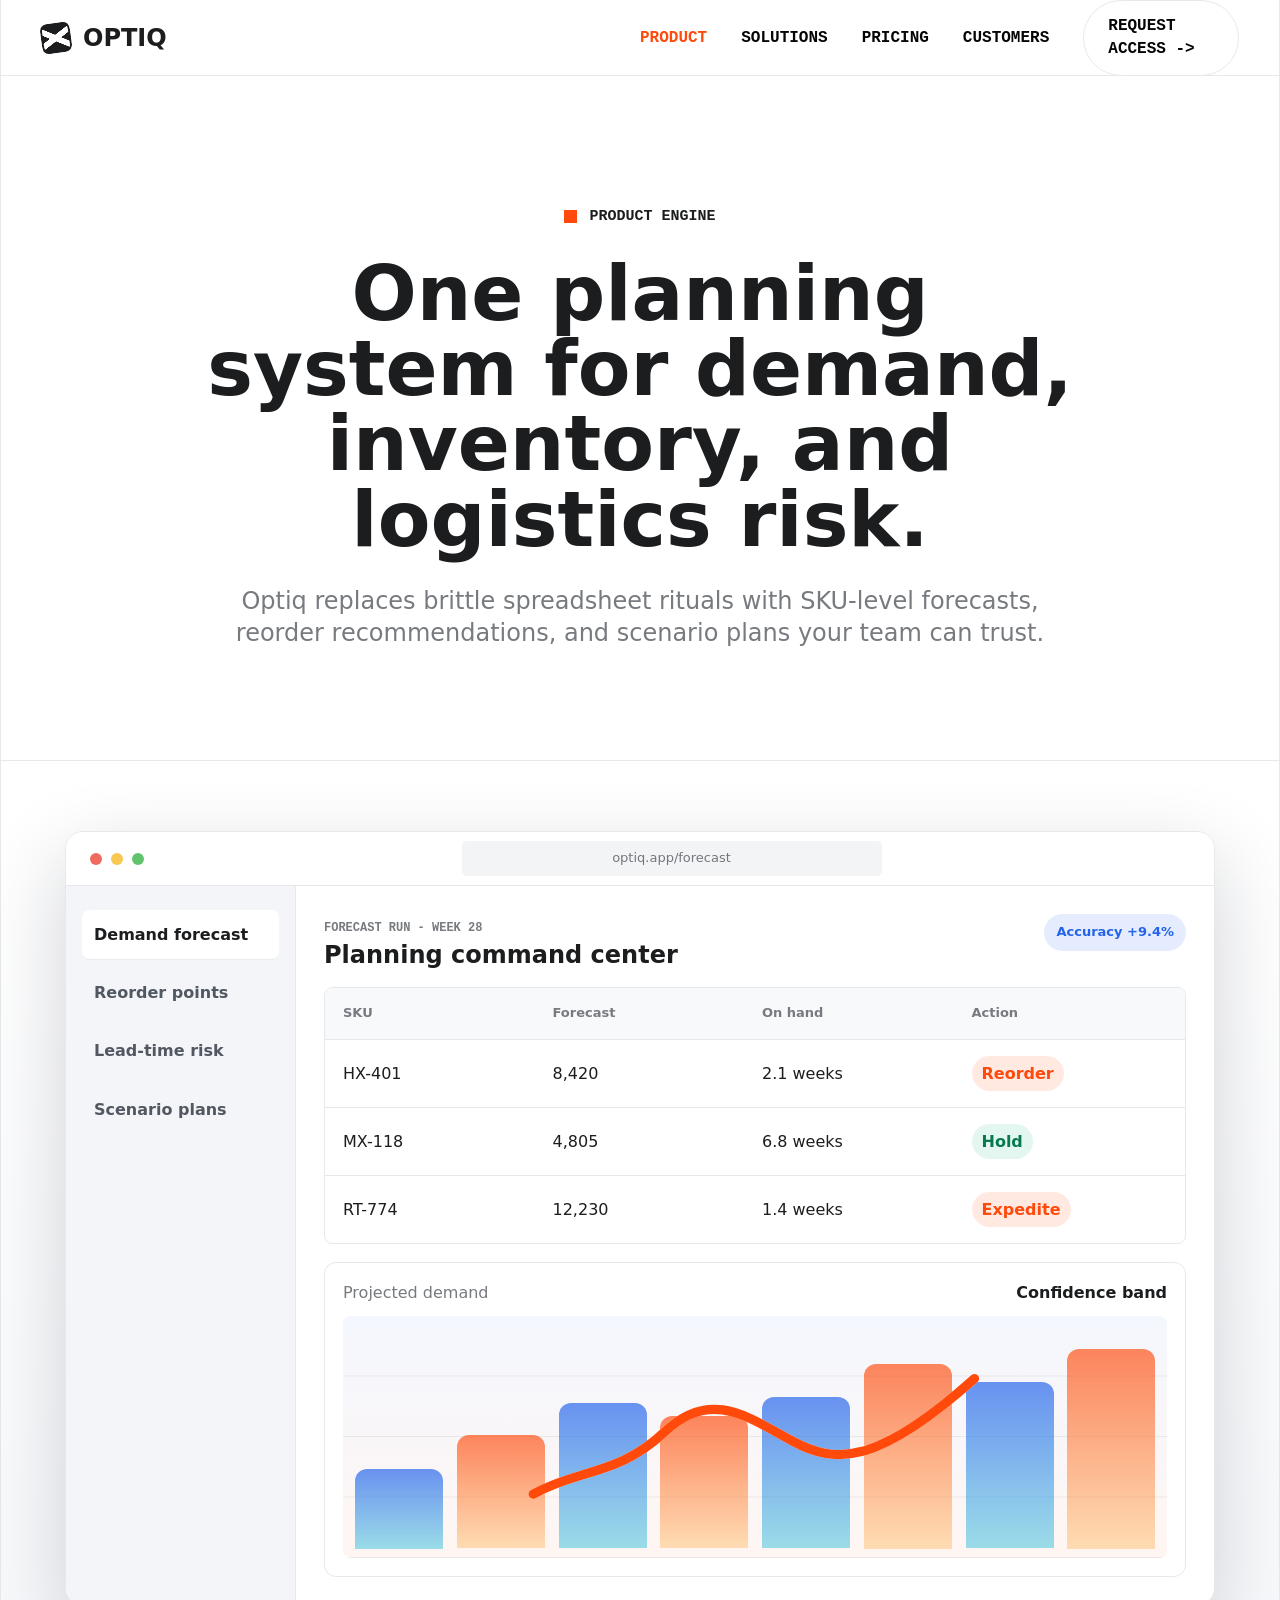
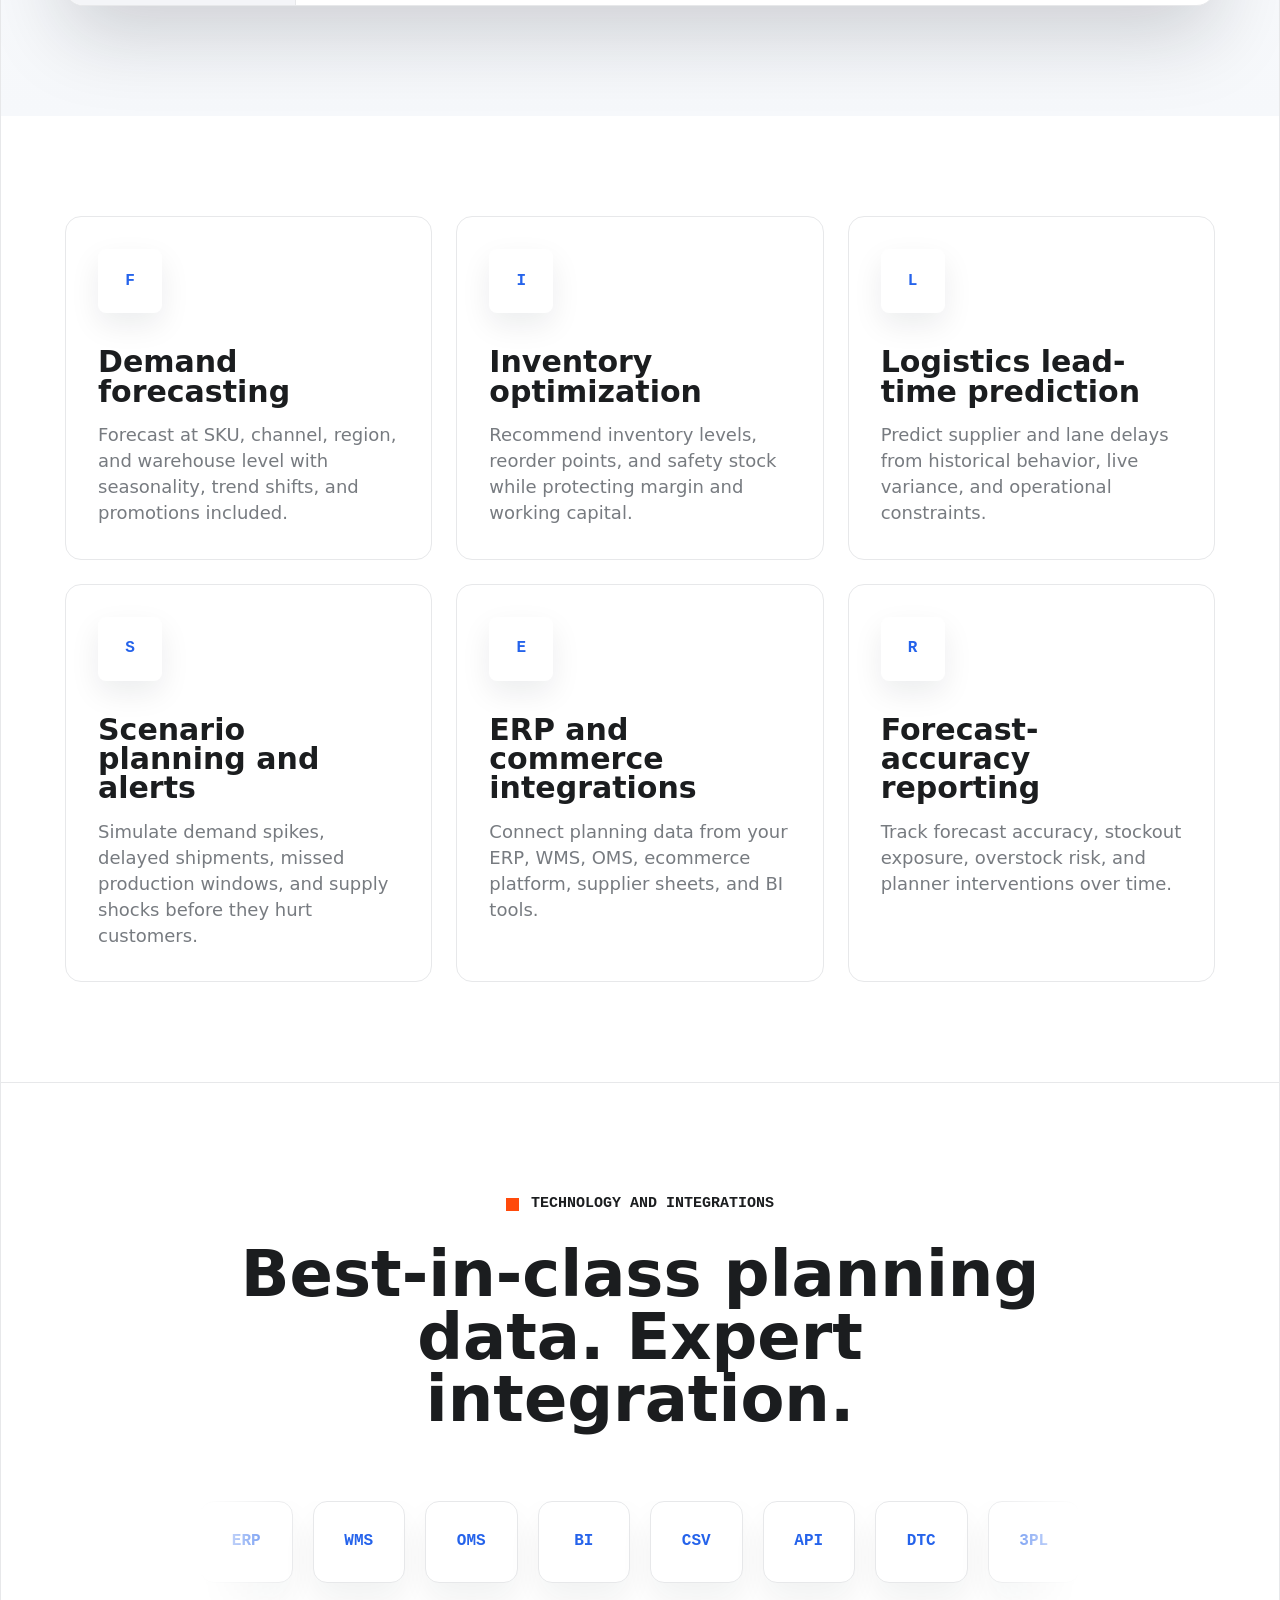
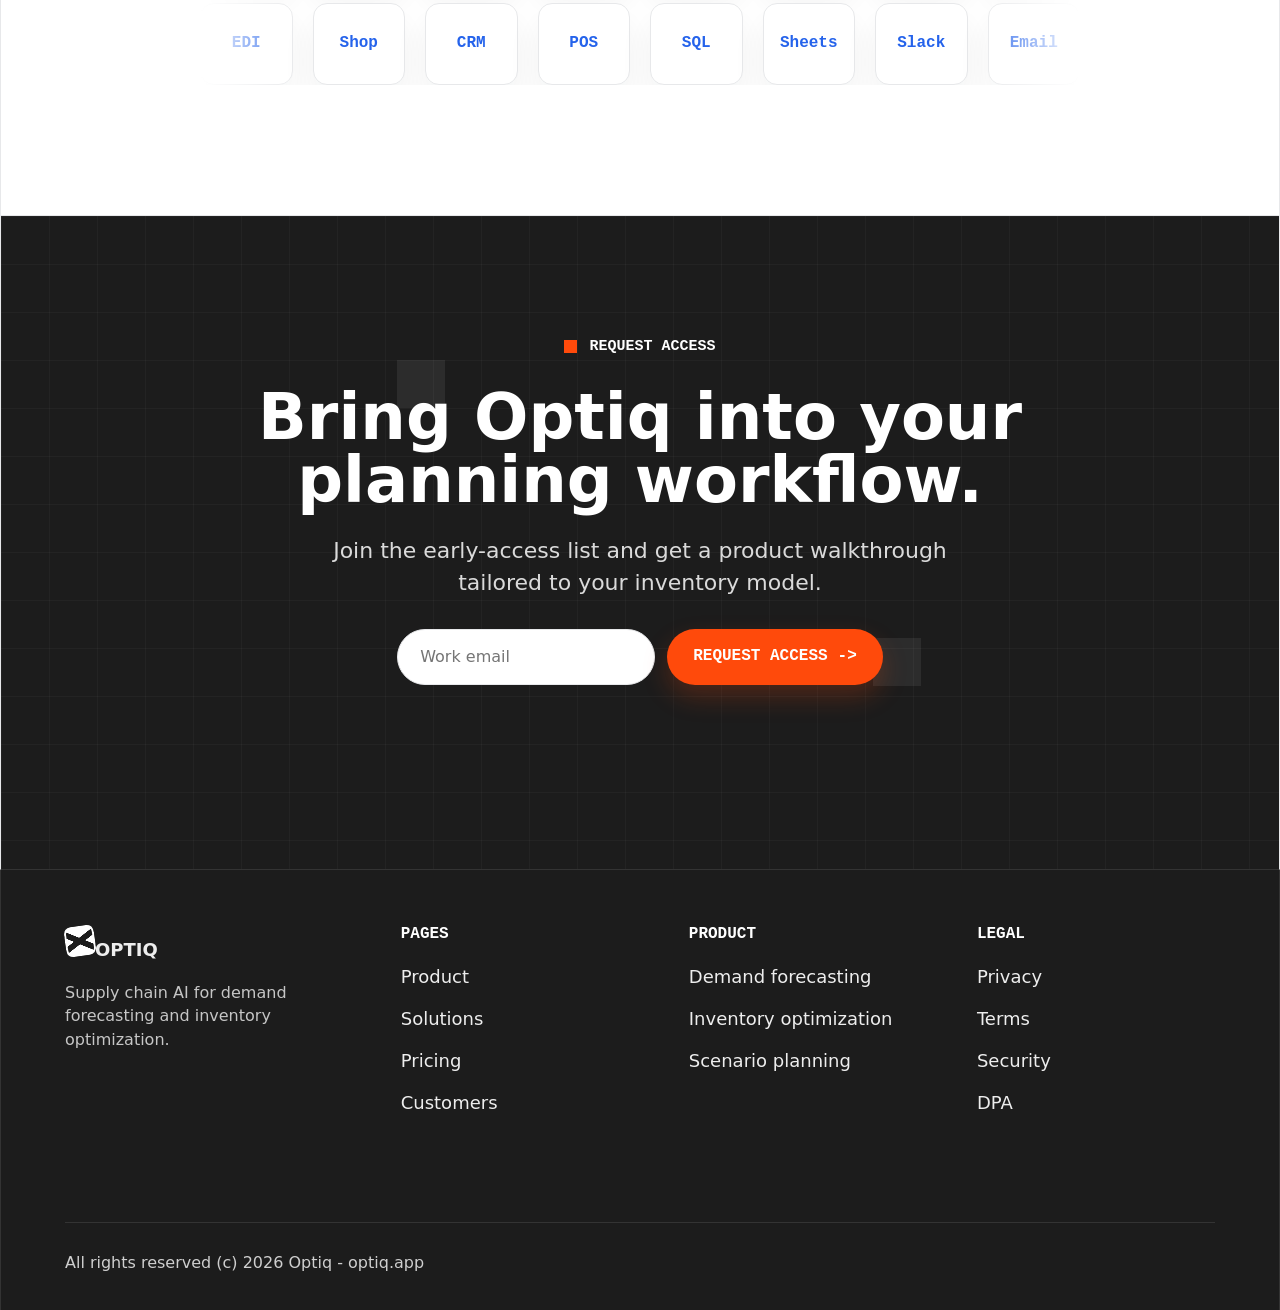
<file: product.html>
<!doctype html>
<html lang="en">
  <head>
    <meta charset="utf-8">
    <meta name="viewport" content="width=device-width, initial-scale=1">
    <title>Product - Optiq</title>
    <meta name="description" content="Explore Optiq's demand forecasting, inventory optimization, lead-time prediction, scenario planning, integrations, and forecast reporting.">
    <link rel="stylesheet" href="styles.css">
  </head>
  <body>
    <header class="site-header" data-header>
      <a class="brand" href="index.html" aria-label="Optiq home"><span class="brand-mark" aria-hidden="true"></span><span>OPTIQ</span></a>
      <button class="menu-toggle" type="button" data-menu-toggle aria-label="Open menu" aria-expanded="false"><span></span><span></span></button>
      <nav class="site-nav" data-site-nav aria-label="Primary navigation">
        <a href="product.html" aria-current="page">Product</a>
        <a href="solutions.html">Solutions</a>
        <a href="pricing.html">Pricing</a>
        <a href="customers.html">Customers</a>
        <a class="nav-cta" href="#waitlist">Request access <span aria-hidden="true">-&gt;</span></a>
      </nav>
    </header>

    <main>
      <section class="page-hero">
        <div class="eyebrow centered"><span></span> Product engine</div>
        <h1>One planning system for demand, inventory, and logistics risk.</h1>
        <p>Optiq replaces brittle spreadsheet rituals with SKU-level forecasts, reorder recommendations, and scenario plans your team can trust.</p>
      </section>

      <section class="product-showcase">
        <div class="browser-frame wide-dashboard">
          <div class="browser-top">
            <span class="dot red"></span>
            <span class="dot yellow"></span>
            <span class="dot green"></span>
            <span class="url">optiq.app/forecast</span>
          </div>
          <div class="planning-grid">
            <div class="planning-side">
              <span class="sidebar-pill active">Demand forecast</span>
              <span class="sidebar-pill">Reorder points</span>
              <span class="sidebar-pill">Lead-time risk</span>
              <span class="sidebar-pill">Scenario plans</span>
            </div>
            <div class="planning-main">
              <div class="dash-toolbar">
                <div>
                  <span class="tiny-label">Forecast run - Week 28</span>
                  <h2>Planning command center</h2>
                </div>
                <span class="status-pill blue">Accuracy +9.4%</span>
              </div>
              <div class="sku-table">
                <div class="sku-row head"><span>SKU</span><span>Forecast</span><span>On hand</span><span>Action</span></div>
                <div class="sku-row"><span>HX-401</span><span>8,420</span><span>2.1 weeks</span><b>Reorder</b></div>
                <div class="sku-row"><span>MX-118</span><span>4,805</span><span>6.8 weeks</span><b class="calm">Hold</b></div>
                <div class="sku-row"><span>RT-774</span><span>12,230</span><span>1.4 weeks</span><b>Expedite</b></div>
              </div>
              <div class="forecast-panel compact">
                <div class="chart-head"><span>Projected demand</span><b>Confidence band</b></div>
                <div class="forecast-chart" data-animated-chart>
                  <span style="--h: 38%"></span>
                  <span style="--h: 54%"></span>
                  <span style="--h: 69%"></span>
                  <span style="--h: 63%"></span>
                  <span style="--h: 72%"></span>
                  <span style="--h: 88%"></span>
                  <span style="--h: 79%"></span>
                  <span style="--h: 95%"></span>
                  <svg viewBox="0 0 420 180" role="img" aria-label="Animated forecast line">
                    <path class="chart-path base" d="M18 142 C58 120, 92 126, 132 88 S205 76, 242 96 S315 118, 400 42"></path>
                    <path class="chart-path accent" d="M18 142 C58 120, 92 126, 132 88 S205 76, 242 96 S315 118, 400 42"></path>
                  </svg>
                </div>
              </div>
            </div>
          </div>
        </div>
      </section>

      <section class="feature-matrix">
        <article id="forecasting">
          <span class="matrix-icon">F</span>
          <h2>Demand forecasting</h2>
          <p>Forecast at SKU, channel, region, and warehouse level with seasonality, trend shifts, and promotions included.</p>
        </article>
        <article id="inventory">
          <span class="matrix-icon">I</span>
          <h2>Inventory optimization</h2>
          <p>Recommend inventory levels, reorder points, and safety stock while protecting margin and working capital.</p>
        </article>
        <article>
          <span class="matrix-icon">L</span>
          <h2>Logistics lead-time prediction</h2>
          <p>Predict supplier and lane delays from historical behavior, live variance, and operational constraints.</p>
        </article>
        <article id="scenario">
          <span class="matrix-icon">S</span>
          <h2>Scenario planning and alerts</h2>
          <p>Simulate demand spikes, delayed shipments, missed production windows, and supply shocks before they hurt customers.</p>
        </article>
        <article>
          <span class="matrix-icon">E</span>
          <h2>ERP and commerce integrations</h2>
          <p>Connect planning data from your ERP, WMS, OMS, ecommerce platform, supplier sheets, and BI tools.</p>
        </article>
        <article>
          <span class="matrix-icon">R</span>
          <h2>Forecast-accuracy reporting</h2>
          <p>Track forecast accuracy, stockout exposure, overstock risk, and planner interventions over time.</p>
        </article>
      </section>

      <section class="integration-panel">
        <div class="eyebrow centered"><span></span> Technology and integrations</div>
        <h2>Best-in-class planning data. Expert integration.</h2>
        <div class="integration-grid" aria-label="Integration examples">
          <span>ERP</span><span>WMS</span><span>OMS</span><span>BI</span><span>CSV</span><span>API</span><span>DTC</span><span>3PL</span>
          <span>EDI</span><span>Shop</span><span>CRM</span><span>POS</span><span>SQL</span><span>Sheets</span><span>Slack</span><span>Email</span>
        </div>
      </section>

      <section class="cta-dark" id="waitlist">
        <div class="grid-glow"></div>
        <div class="eyebrow centered"><span></span> Request access</div>
        <h2>Bring Optiq into your planning workflow.</h2>
        <p>Join the early-access list and get a product walkthrough tailored to your inventory model.</p>
        <form class="waitlist-form centered-form" data-waitlist-form>
          <label class="sr-only" for="product-email">Work email</label>
          <input id="product-email" type="email" name="email" placeholder="Work email" autocomplete="email" required>
          <button class="btn btn-primary" type="submit">Request access <span aria-hidden="true">-&gt;</span></button>
          <p class="form-message" data-form-message aria-live="polite"></p>
        </form>
      </section>
    </main>

    <footer class="site-footer">
      <div class="footer-brand"><a class="brand inverse" href="index.html"><span class="brand-mark" aria-hidden="true"></span><span>OPTIQ</span></a><p>Supply chain AI for demand forecasting and inventory optimization.</p></div>
      <div><h3>Pages</h3><a href="product.html">Product</a><a href="solutions.html">Solutions</a><a href="pricing.html">Pricing</a><a href="customers.html">Customers</a></div>
      <div><h3>Product</h3><a href="#forecasting">Demand forecasting</a><a href="#inventory">Inventory optimization</a><a href="#scenario">Scenario planning</a></div>
      <div><h3>Legal</h3><a href="#">Privacy</a><a href="#">Terms</a><a href="#">Security</a><a href="#">DPA</a></div>
      <p class="copyright">All rights reserved (c) 2026 Optiq - optiq.app</p>
    </footer>

    <script src="script.js"></script>
  </body>
</html>
</file>
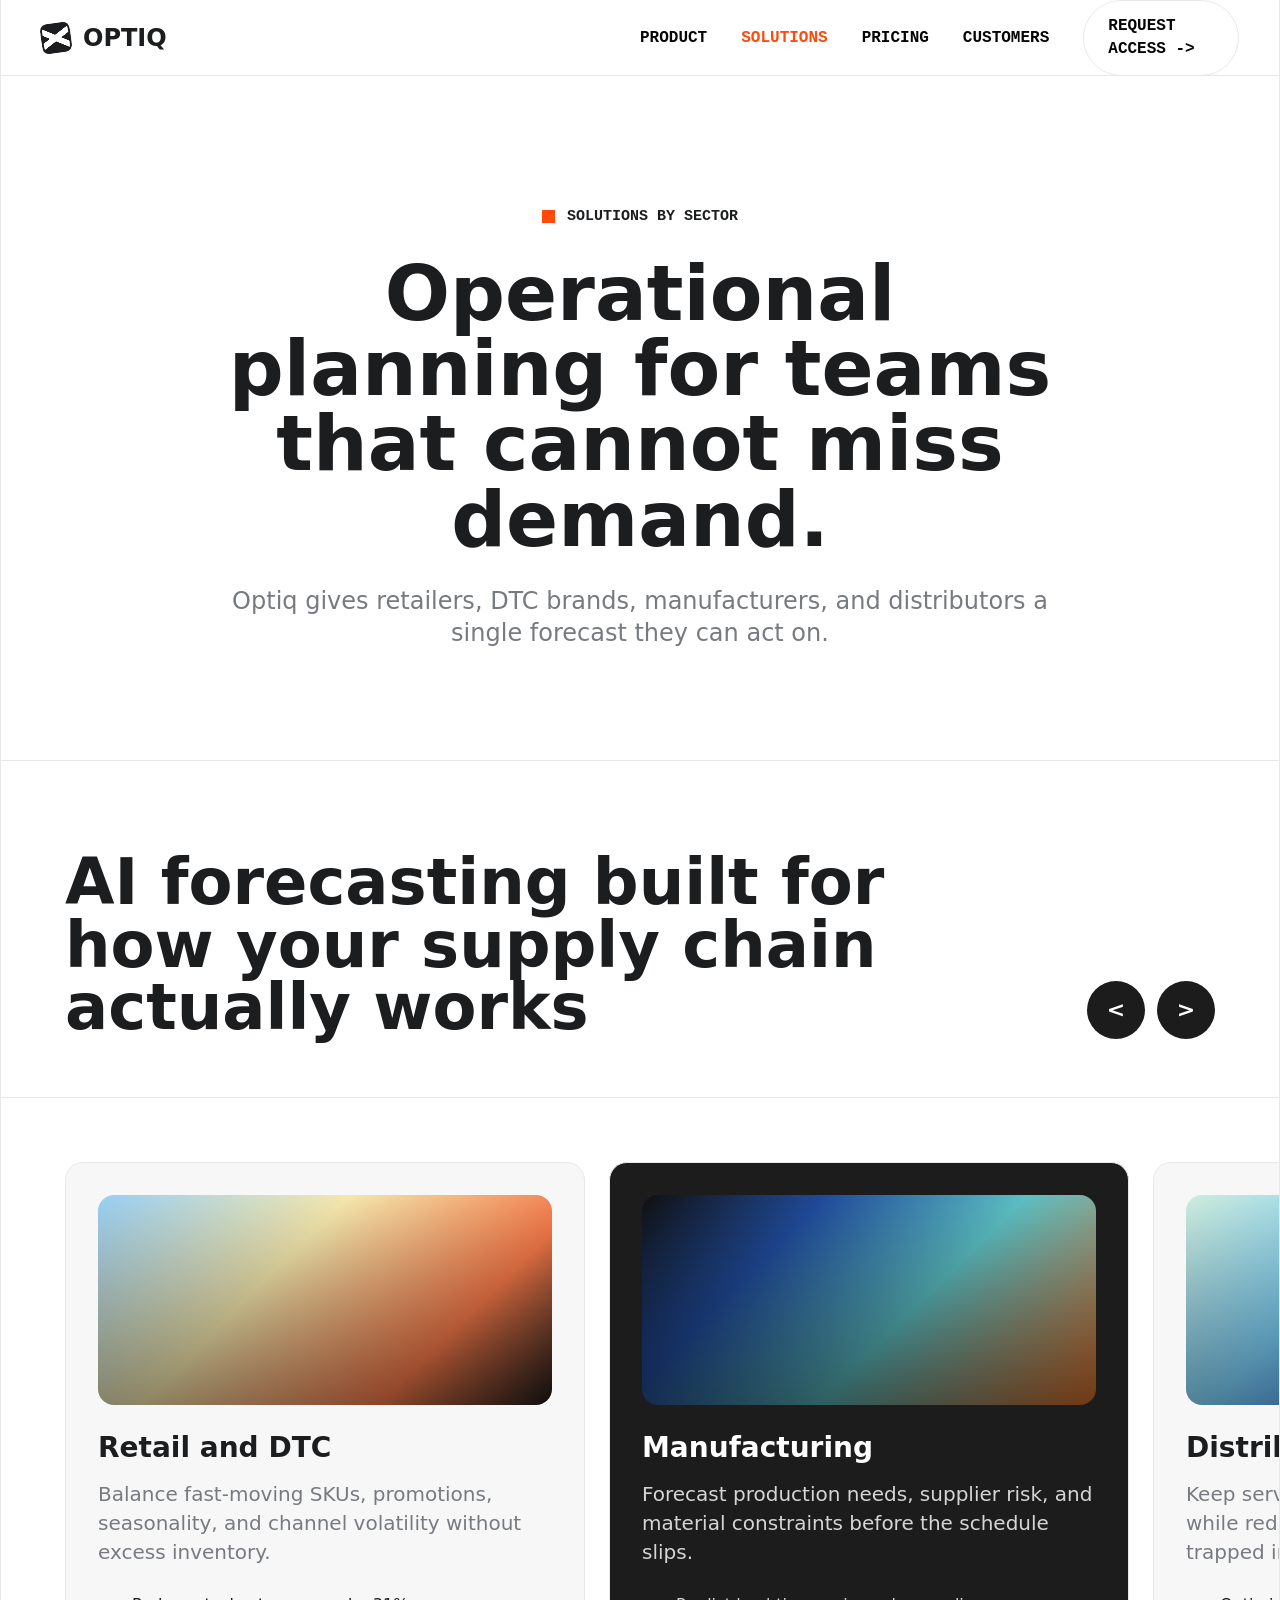
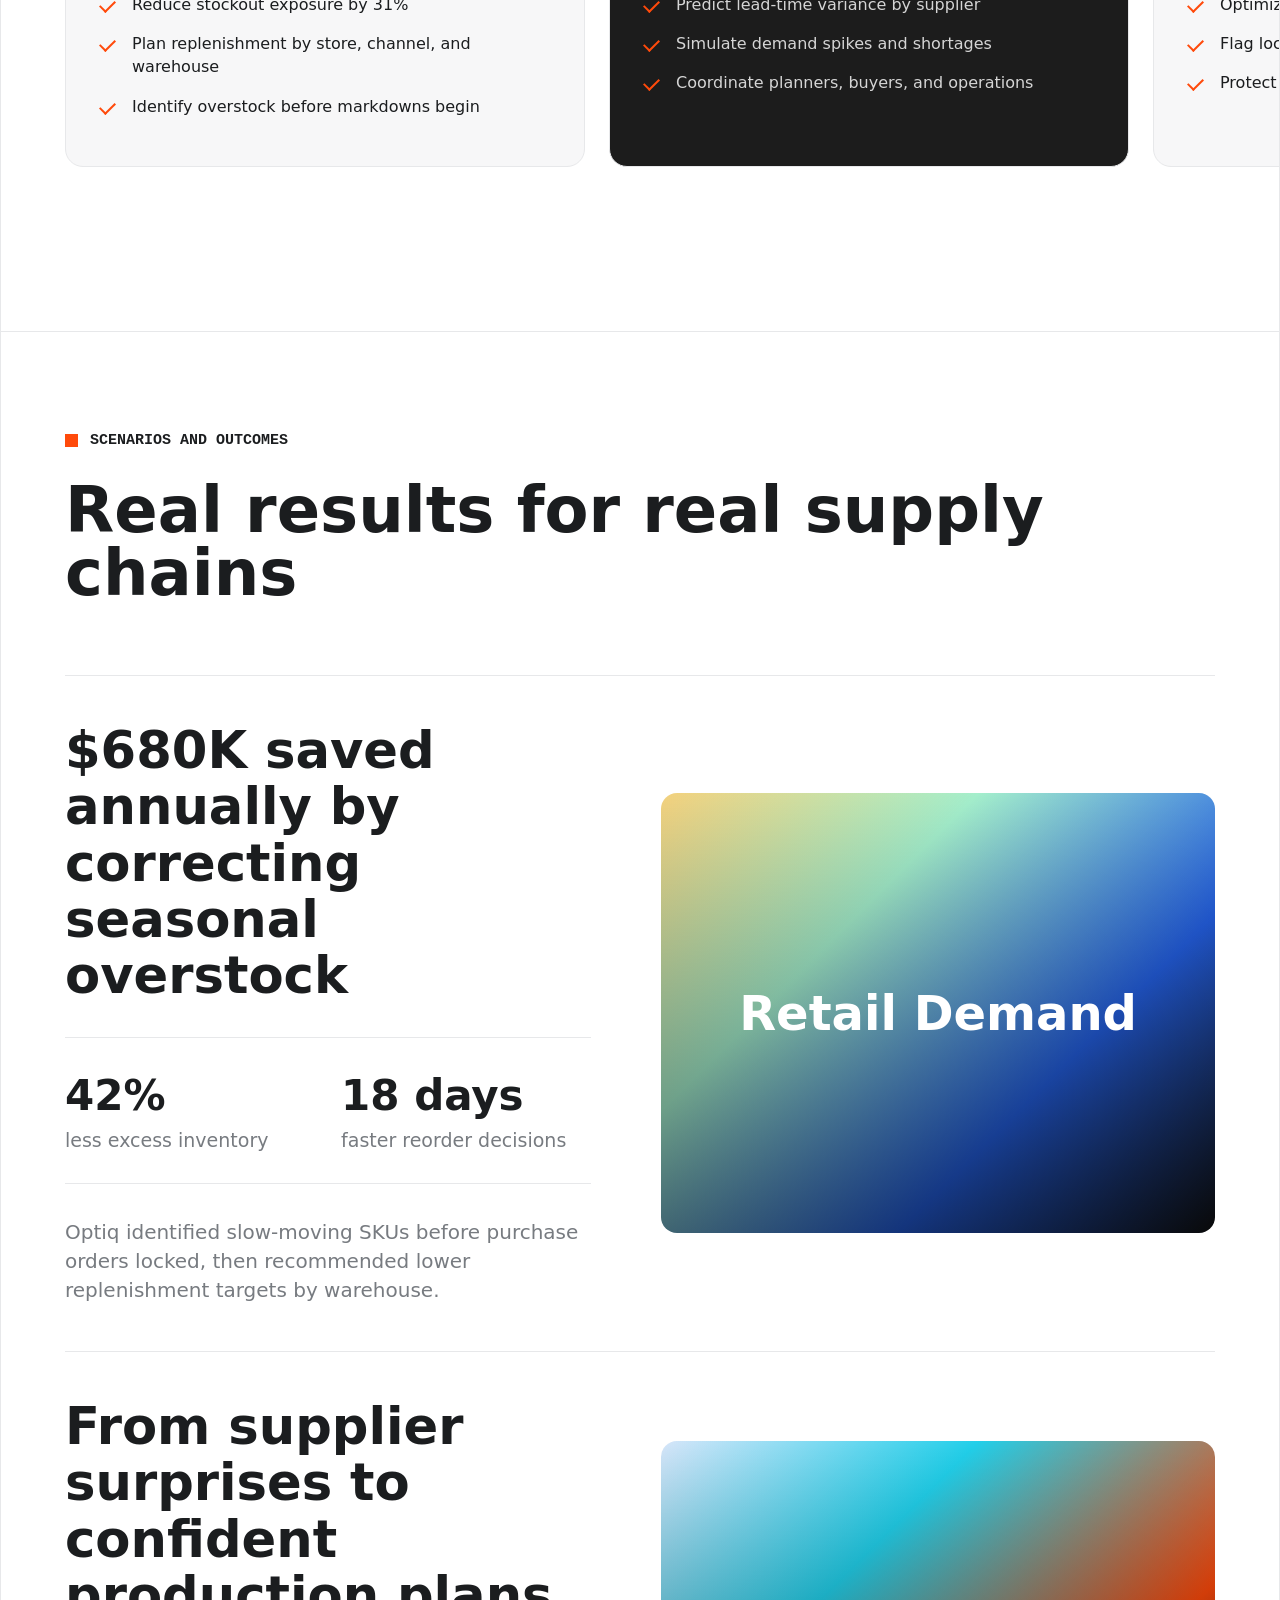
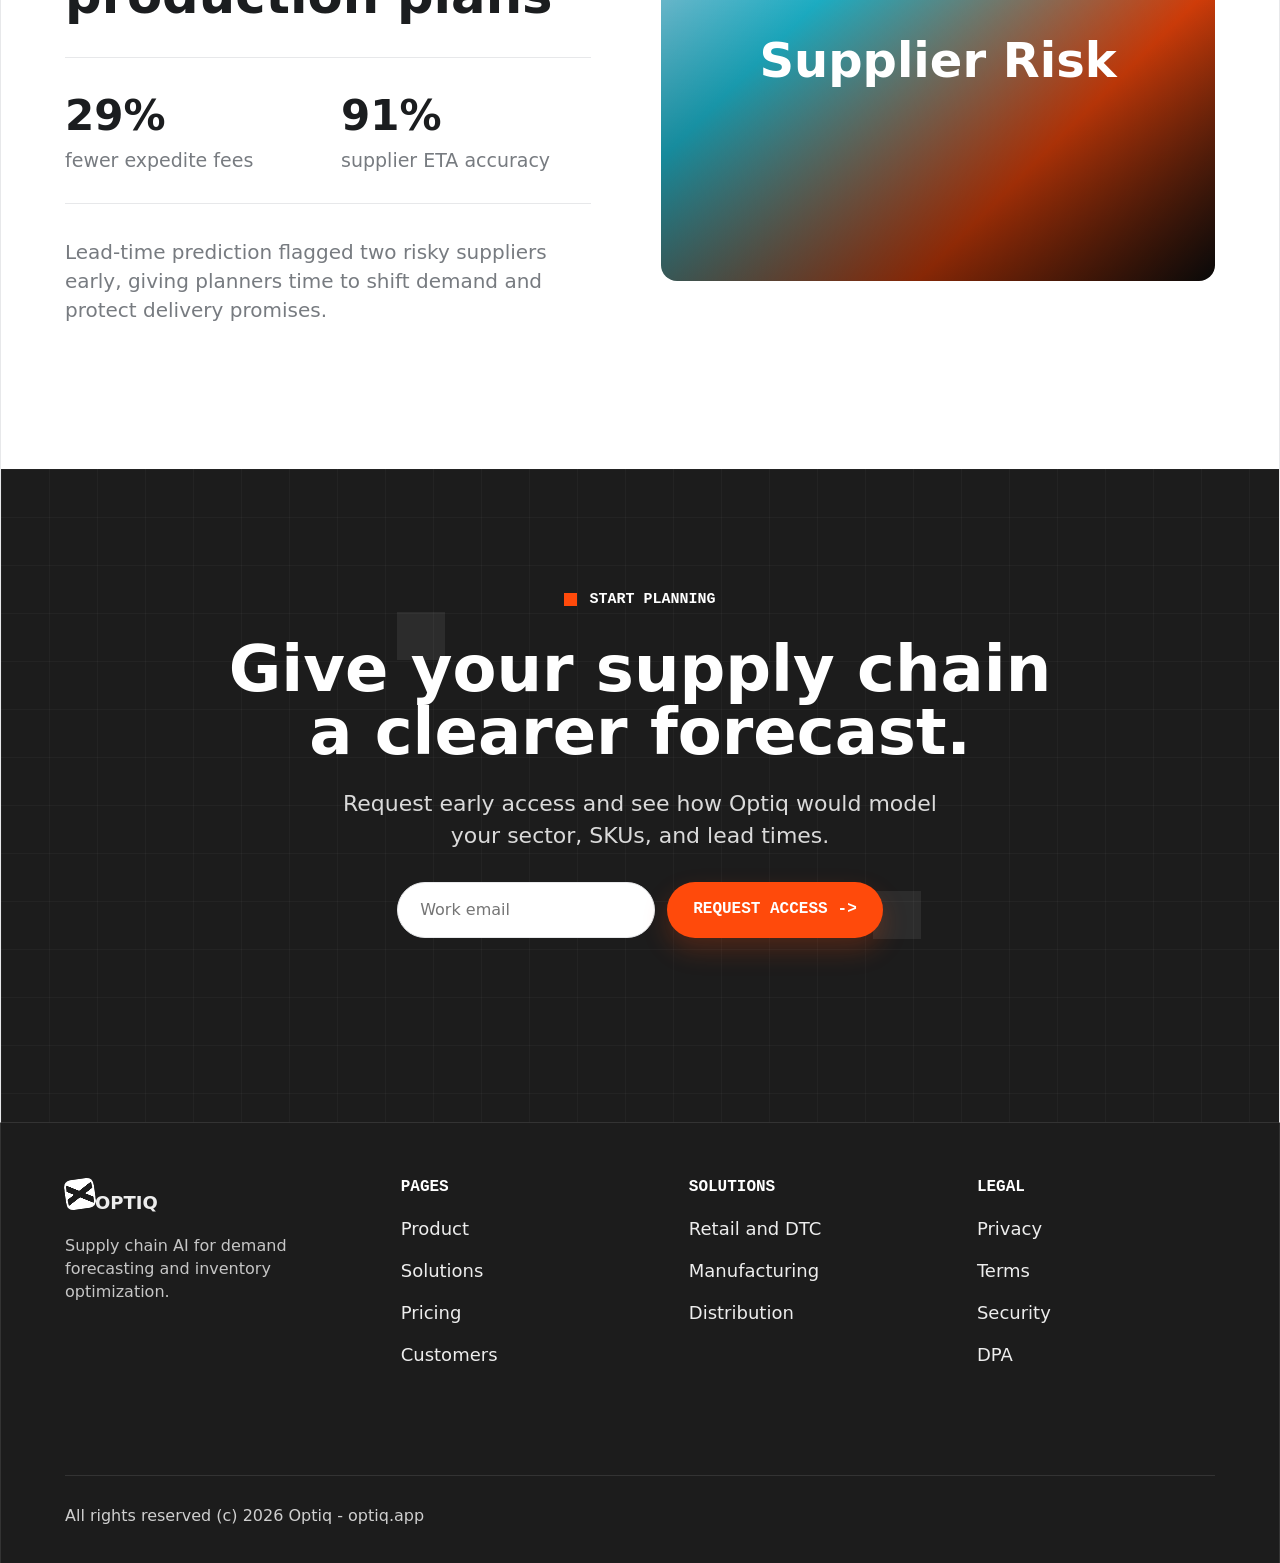
<file: solutions.html>
<!doctype html>
<html lang="en">
  <head>
    <meta charset="utf-8">
    <meta name="viewport" content="width=device-width, initial-scale=1">
    <title>Solutions - Optiq</title>
    <meta name="description" content="Optiq solutions for retail, DTC, manufacturing, and distribution supply chains.">
    <link rel="stylesheet" href="styles.css">
  </head>
  <body>
    <header class="site-header" data-header>
      <a class="brand" href="index.html" aria-label="Optiq home"><span class="brand-mark" aria-hidden="true"></span><span>OPTIQ</span></a>
      <button class="menu-toggle" type="button" data-menu-toggle aria-label="Open menu" aria-expanded="false"><span></span><span></span></button>
      <nav class="site-nav" data-site-nav aria-label="Primary navigation">
        <a href="product.html">Product</a>
        <a href="solutions.html" aria-current="page">Solutions</a>
        <a href="pricing.html">Pricing</a>
        <a href="customers.html">Customers</a>
        <a class="nav-cta" href="#waitlist">Request access <span aria-hidden="true">-&gt;</span></a>
      </nav>
    </header>

    <main>
      <section class="page-hero">
        <div class="eyebrow centered"><span></span> Solutions by sector</div>
        <h1>Operational planning for teams that cannot miss demand.</h1>
        <p>Optiq gives retailers, DTC brands, manufacturers, and distributors a single forecast they can act on.</p>
      </section>

      <section class="solution-carousel" data-card-carousel>
        <div class="carousel-head">
          <h2>AI forecasting built for how your supply chain actually works</h2>
          <div class="carousel-actions">
            <button type="button" data-carousel-prev aria-label="Previous solution">&lt;</button>
            <button type="button" data-carousel-next aria-label="Next solution">&gt;</button>
          </div>
        </div>
        <div class="solution-track" data-carousel-track>
          <article class="solution-card">
            <div class="solution-art retail-art"></div>
            <h3>Retail and DTC</h3>
            <p>Balance fast-moving SKUs, promotions, seasonality, and channel volatility without excess inventory.</p>
            <ul>
              <li>Reduce stockout exposure by 31%</li>
              <li>Plan replenishment by store, channel, and warehouse</li>
              <li>Identify overstock before markdowns begin</li>
            </ul>
          </article>
          <article class="solution-card dark-feature">
            <div class="solution-art manufacturing-art"></div>
            <h3>Manufacturing</h3>
            <p>Forecast production needs, supplier risk, and material constraints before the schedule slips.</p>
            <ul>
              <li>Predict lead-time variance by supplier</li>
              <li>Simulate demand spikes and shortages</li>
              <li>Coordinate planners, buyers, and operations</li>
            </ul>
          </article>
          <article class="solution-card">
            <div class="solution-art distribution-art"></div>
            <h3>Distribution</h3>
            <p>Keep service levels high across locations while reducing emergency transfers and trapped inventory.</p>
            <ul>
              <li>Optimize reorder points across regions</li>
              <li>Flag locations with service-level risk</li>
              <li>Protect working capital with smarter safety stock</li>
            </ul>
          </article>
        </div>
      </section>

      <section class="case-stack">
        <div class="eyebrow"><span></span> Scenarios and outcomes</div>
        <h2>Real results for real supply chains</h2>
        <article>
          <div>
            <h3>$680K saved annually by correcting seasonal overstock</h3>
            <div class="case-metrics">
              <span><b>42%</b> less excess inventory</span>
              <span><b>18 days</b> faster reorder decisions</span>
            </div>
            <p>Optiq identified slow-moving SKUs before purchase orders locked, then recommended lower replenishment targets by warehouse.</p>
          </div>
          <div class="case-visual case-one"><span>Retail Demand</span></div>
        </article>
        <article>
          <div>
            <h3>From supplier surprises to confident production plans</h3>
            <div class="case-metrics">
              <span><b>29%</b> fewer expedite fees</span>
              <span><b>91%</b> supplier ETA accuracy</span>
            </div>
            <p>Lead-time prediction flagged two risky suppliers early, giving planners time to shift demand and protect delivery promises.</p>
          </div>
          <div class="case-visual case-two"><span>Supplier Risk</span></div>
        </article>
      </section>

      <section class="cta-dark" id="waitlist">
        <div class="grid-glow"></div>
        <div class="eyebrow centered"><span></span> Start planning</div>
        <h2>Give your supply chain a clearer forecast.</h2>
        <p>Request early access and see how Optiq would model your sector, SKUs, and lead times.</p>
        <form class="waitlist-form centered-form" data-waitlist-form>
          <label class="sr-only" for="solutions-email">Work email</label>
          <input id="solutions-email" type="email" name="email" placeholder="Work email" autocomplete="email" required>
          <button class="btn btn-primary" type="submit">Request access <span aria-hidden="true">-&gt;</span></button>
          <p class="form-message" data-form-message aria-live="polite"></p>
        </form>
      </section>
    </main>

    <footer class="site-footer">
      <div class="footer-brand"><a class="brand inverse" href="index.html"><span class="brand-mark" aria-hidden="true"></span><span>OPTIQ</span></a><p>Supply chain AI for demand forecasting and inventory optimization.</p></div>
      <div><h3>Pages</h3><a href="product.html">Product</a><a href="solutions.html">Solutions</a><a href="pricing.html">Pricing</a><a href="customers.html">Customers</a></div>
      <div><h3>Solutions</h3><a href="#">Retail and DTC</a><a href="#">Manufacturing</a><a href="#">Distribution</a></div>
      <div><h3>Legal</h3><a href="#">Privacy</a><a href="#">Terms</a><a href="#">Security</a><a href="#">DPA</a></div>
      <p class="copyright">All rights reserved (c) 2026 Optiq - optiq.app</p>
    </footer>

    <script src="script.js"></script>
  </body>
</html>
</file>
<file: styles.css>
:root {
  --ink: #1b1d1f;
  --muted: #777b80;
  --line: #e7e8ea;
  --panel: #f7f7f8;
  --panel-2: #ffffff;
  --dark: #1c1c1c;
  --dark-2: #242424;
  --orange: #ff4a0b;
  --orange-dark: #dd3900;
  --cobalt: #2563eb;
  --cyan: #11b7d8;
  --green: #19b37b;
  --radius: 8px;
  --max: 1440px;
}

* {
  box-sizing: border-box;
}

html {
  scroll-behavior: smooth;
}

body {
  margin: 0;
  color: var(--ink);
  background: #fff;
  font-family: Inter, ui-sans-serif, system-ui, -apple-system, BlinkMacSystemFont, "Segoe UI", sans-serif;
  font-size: 16px;
  line-height: 1.45;
}

body.menu-open {
  overflow: hidden;
}

a {
  color: inherit;
  text-decoration: none;
}

button,
input {
  font: inherit;
}

button {
  cursor: pointer;
}

.sr-only {
  position: absolute;
  width: 1px;
  height: 1px;
  padding: 0;
  margin: -1px;
  overflow: hidden;
  clip: rect(0, 0, 0, 0);
  border: 0;
}

.site-header {
  position: sticky;
  top: 0;
  z-index: 100;
  max-width: var(--max);
  margin: 0 auto;
  height: 76px;
  display: grid;
  grid-template-columns: 1fr auto 1fr;
  align-items: center;
  padding: 0 40px;
  background: rgba(255, 255, 255, 0.94);
  border: 1px solid var(--line);
  border-top: 0;
  backdrop-filter: blur(16px);
}

.brand {
  display: inline-flex;
  align-items: center;
  gap: 12px;
  font-weight: 900;
  letter-spacing: 0;
  font-size: 24px;
}

.brand-mark {
  width: 30px;
  height: 30px;
  display: inline-block;
  border-radius: 7px;
  background:
    linear-gradient(30deg, transparent 42%, #fff 43% 56%, transparent 57%),
    linear-gradient(150deg, transparent 42%, #fff 43% 56%, transparent 57%),
    var(--ink);
  box-shadow: inset 0 0 0 2px var(--ink);
  transform: rotate(-8deg);
}

.brand-mark.small {
  width: 22px;
  height: 22px;
  border-radius: 5px;
}

.brand.inverse .brand-mark {
  background:
    linear-gradient(30deg, transparent 42%, var(--dark) 43% 56%, transparent 57%),
    linear-gradient(150deg, transparent 42%, var(--dark) 43% 56%, transparent 57%),
    #fff;
  box-shadow: inset 0 0 0 2px #fff;
}

.site-nav {
  grid-column: 2 / 4;
  justify-self: end;
  display: flex;
  align-items: center;
  gap: 34px;
  font-family: "Courier New", ui-monospace, monospace;
  font-weight: 700;
  text-transform: uppercase;
  letter-spacing: 0;
}

.site-nav a {
  color: #050505;
  transition: color 0.2s ease;
}

.site-nav a:hover,
.site-nav a[aria-current="page"] {
  color: var(--orange);
}

.nav-cta {
  border: 1px solid var(--line);
  border-radius: 999px;
  padding: 14px 24px;
  background: #fff;
}

.menu-toggle {
  display: none;
  width: 44px;
  height: 44px;
  border: 1px solid var(--line);
  border-radius: 999px;
  background: #fff;
  align-items: center;
  justify-content: center;
  gap: 5px;
  flex-direction: column;
}

.menu-toggle span {
  width: 18px;
  height: 2px;
  background: var(--ink);
}

.page-grid,
.split-section,
.feature-strip,
.dark-process,
.metrics-section,
.cta-dark,
.page-hero,
.product-showcase,
.feature-matrix,
.integration-panel,
.solution-carousel,
.case-stack,
.pricing-grid,
.faq-section,
.testimonial-hero,
.reviews-section,
.logo-band {
  max-width: var(--max);
  margin: 0 auto;
  border-left: 1px solid var(--line);
  border-right: 1px solid var(--line);
}

.hero {
  min-height: calc(100vh - 76px);
  padding: 110px 64px 58px;
  display: grid;
  grid-template-columns: minmax(0, 0.95fr) minmax(520px, 1.05fr);
  align-items: center;
  gap: 72px;
  overflow: hidden;
}

.eyebrow {
  display: flex;
  align-items: center;
  gap: 12px;
  margin-bottom: 28px;
  font-family: "Courier New", ui-monospace, monospace;
  font-size: 15px;
  font-weight: 800;
  text-transform: uppercase;
  color: var(--ink);
}

.eyebrow.centered {
  justify-content: center;
}

.eyebrow span {
  width: 13px;
  height: 13px;
  background: var(--orange);
  display: inline-block;
}

h1,
h2,
h3,
p {
  margin: 0;
}

h1,
h2 {
  letter-spacing: 0;
  line-height: 0.98;
}

h1 {
  font-size: clamp(62px, 7vw, 118px);
  max-width: 900px;
}

h2 {
  font-size: clamp(40px, 5vw, 76px);
}

h3 {
  font-size: 28px;
  line-height: 1.1;
}

.hero-lede {
  margin: 32px 0 26px;
  max-width: 620px;
  color: var(--muted);
  font-size: 23px;
  line-height: 1.36;
}

.waitlist-form {
  display: flex;
  align-items: stretch;
  gap: 12px;
  flex-wrap: wrap;
  max-width: 620px;
}

.waitlist-form input {
  flex: 1 1 220px;
  min-height: 56px;
  border: 1px solid var(--line);
  border-radius: 999px;
  padding: 0 22px;
  outline: none;
  background: #fff;
}

.waitlist-form input:focus {
  border-color: var(--cobalt);
  box-shadow: 0 0 0 4px rgba(37, 99, 235, 0.1);
}

.btn {
  min-height: 56px;
  border: 0;
  border-radius: 999px;
  padding: 0 26px;
  display: inline-flex;
  align-items: center;
  justify-content: center;
  gap: 10px;
  font-family: "Courier New", ui-monospace, monospace;
  font-weight: 900;
  text-transform: uppercase;
  white-space: nowrap;
}

.btn-primary {
  background: var(--orange);
  color: #fff;
  box-shadow: 0 12px 26px rgba(255, 74, 11, 0.22);
}

.btn-primary:hover {
  background: var(--orange-dark);
}

.btn-dark {
  background: var(--dark);
  color: #fff;
}

.form-message {
  width: 100%;
  min-height: 22px;
  color: var(--orange);
  font-size: 14px;
  font-weight: 700;
}

.form-message.success {
  color: var(--green);
}

.counter-line {
  margin-top: 14px;
  color: var(--muted);
}

.counter-line strong {
  color: var(--ink);
  font-size: 24px;
}

.hero-visual {
  position: relative;
  min-height: 640px;
  display: grid;
  align-items: center;
}

.soft-bg {
  position: absolute;
  inset: 24px 0 0 28px;
  border-radius: 28px;
  background:
    radial-gradient(circle at 24% 22%, rgba(255, 210, 125, 0.72), transparent 28%),
    radial-gradient(circle at 88% 24%, rgba(37, 99, 235, 0.22), transparent 28%),
    linear-gradient(135deg, #fff2d6, #eaf5ff 46%, #ffe0d5);
  overflow: hidden;
}

.soft-bg::before,
.soft-bg::after {
  content: "";
  position: absolute;
  border-radius: 999px;
  opacity: 0.54;
}

.soft-bg::before {
  width: 620px;
  height: 180px;
  left: -100px;
  bottom: 40px;
  background: rgba(255, 74, 11, 0.14);
  transform: rotate(-8deg);
}

.soft-bg::after {
  width: 500px;
  height: 220px;
  right: -120px;
  bottom: 80px;
  background: rgba(17, 183, 216, 0.2);
  transform: rotate(14deg);
}

.browser-frame {
  position: relative;
  z-index: 1;
  background: #fff;
  border: 1px solid var(--line);
  border-radius: 18px;
  box-shadow: 0 28px 80px rgba(18, 24, 32, 0.18);
  overflow: hidden;
}

.dashboard-frame {
  margin-left: -28px;
}

.browser-top {
  height: 54px;
  display: flex;
  align-items: center;
  gap: 9px;
  padding: 0 24px;
  border-bottom: 1px solid var(--line);
  background: #fff;
}

.dot {
  width: 12px;
  height: 12px;
  border-radius: 50%;
}

.dot.red {
  background: #ef6a5f;
}

.dot.yellow {
  background: #f7c852;
}

.dot.green {
  background: #62c36d;
}

.url {
  margin-left: auto;
  margin-right: auto;
  width: min(58%, 420px);
  padding: 8px 12px;
  text-align: center;
  border-radius: 5px;
  background: #f3f4f6;
  color: #73777d;
  font-size: 13px;
}

.dashboard-shell {
  display: grid;
  grid-template-columns: 190px 1fr;
  min-height: 500px;
}

.dash-sidebar,
.planning-side {
  background: #f4f5f8;
  border-right: 1px solid var(--line);
  padding: 24px 16px;
}

.mini-brand {
  display: flex;
  align-items: center;
  gap: 9px;
  margin-bottom: 28px;
}

.sidebar-pill {
  display: block;
  padding: 13px 12px;
  border-radius: 7px;
  color: #525862;
  font-weight: 700;
  margin-bottom: 9px;
}

.sidebar-pill.active {
  background: #fff;
  color: var(--ink);
  box-shadow: 0 1px 0 rgba(0, 0, 0, 0.04);
}

.dash-main {
  padding: 24px;
}

.dash-toolbar {
  display: flex;
  justify-content: space-between;
  gap: 20px;
  align-items: flex-start;
  margin-bottom: 18px;
}

.tiny-label,
.starts,
.price-card h3,
.faq-tabs button,
.tier-pill {
  font-family: "Courier New", ui-monospace, monospace;
  text-transform: uppercase;
  font-weight: 800;
}

.tiny-label {
  color: var(--muted);
  font-size: 12px;
}

.dash-toolbar h2 {
  font-size: 24px;
  margin-top: 5px;
  line-height: 1.1;
}

.status-pill {
  display: inline-flex;
  padding: 9px 12px;
  border-radius: 999px;
  background: rgba(25, 179, 123, 0.12);
  color: #087a50;
  font-size: 13px;
  font-weight: 800;
}

.status-pill.blue {
  background: rgba(37, 99, 235, 0.12);
  color: var(--cobalt);
}

.metric-grid {
  display: grid;
  grid-template-columns: repeat(3, 1fr);
  gap: 10px;
  margin-bottom: 14px;
}

.metric-grid article {
  padding: 15px;
  border: 1px solid var(--line);
  border-radius: var(--radius);
  background: #fff;
}

.metric-grid span,
.metric-grid small {
  color: var(--muted);
  display: block;
}

.metric-grid strong {
  display: block;
  margin: 7px 0 4px;
  font-size: 25px;
}

.metric-grid small {
  font-size: 12px;
}

.forecast-panel {
  padding: 18px;
  border: 1px solid var(--line);
  border-radius: 12px;
  background: #fff;
}

.forecast-panel.compact {
  margin-top: 18px;
}

.chart-head {
  display: flex;
  justify-content: space-between;
  color: var(--muted);
  margin-bottom: 12px;
}

.chart-head b {
  color: var(--ink);
}

.forecast-chart {
  position: relative;
  height: 242px;
  display: grid;
  grid-template-columns: repeat(8, 1fr);
  align-items: end;
  gap: 14px;
  padding: 22px 12px 10px;
  border-radius: var(--radius);
  background:
    linear-gradient(to top, rgba(31, 41, 55, 0.08) 1px, transparent 1px) 0 0 / 100% 25%,
    linear-gradient(180deg, rgba(37, 99, 235, 0.05), rgba(255, 74, 11, 0.05));
  overflow: hidden;
}

.forecast-chart span {
  height: var(--h);
  border-radius: 12px 12px 0 0;
  background: linear-gradient(180deg, rgba(37, 99, 235, 0.95), rgba(17, 183, 216, 0.58));
  opacity: 0.72;
  transform-origin: bottom;
  animation: barGrow 1.1s ease both;
}

.forecast-chart span:nth-child(even) {
  background: linear-gradient(180deg, rgba(255, 74, 11, 0.92), rgba(255, 180, 80, 0.55));
}

.forecast-chart svg {
  position: absolute;
  inset: 14px 12px 20px;
  width: calc(100% - 24px);
  height: calc(100% - 34px);
  pointer-events: none;
}

.chart-path {
  fill: none;
  stroke-width: 8;
  stroke-linecap: round;
}

.chart-path.base {
  stroke: rgba(255, 255, 255, 0.85);
}

.chart-path.accent {
  stroke: var(--orange);
  stroke-dasharray: 700;
  stroke-dashoffset: 700;
  animation: drawLine 2.4s ease forwards;
}

@keyframes barGrow {
  from {
    transform: scaleY(0);
  }
  to {
    transform: scaleY(1);
  }
}

@keyframes drawLine {
  to {
    stroke-dashoffset: 0;
  }
}

.logo-band {
  padding: 90px 64px;
  border-top: 1px solid var(--line);
  border-bottom: 1px solid var(--line);
}

.logo-row {
  margin-top: 56px;
  display: grid;
  grid-template-columns: repeat(6, 1fr);
  gap: 32px;
  align-items: center;
  color: #a2a4a7;
  font-size: 24px;
  font-weight: 900;
  text-align: center;
}

.split-section {
  padding: 100px 64px;
  display: grid;
  grid-template-columns: minmax(0, 1.1fr) minmax(320px, 0.8fr);
  gap: 80px;
  border-bottom: 1px solid var(--line);
}

.split-section p,
.metrics-head p,
.page-hero p,
.process-head p,
.integration-panel p {
  color: var(--muted);
  font-size: 24px;
  line-height: 1.36;
}

.feature-strip {
  display: grid;
  grid-template-columns: repeat(3, 1fr);
  gap: 24px;
  padding: 72px 64px 110px;
}

.feature-card {
  min-height: 430px;
  padding: 34px;
  border: 1px solid var(--line);
  border-radius: 18px;
  background: var(--panel);
  display: flex;
  flex-direction: column;
  justify-content: flex-end;
}

.feature-card.dark-card {
  background: var(--dark);
  color: #fff;
  transform: translateY(24px);
}

.feature-card p {
  margin-top: 18px;
  color: var(--muted);
  font-size: 20px;
}

.feature-card.dark-card p {
  color: #cacaca;
}

.feature-icon,
.matrix-icon,
.process-icon {
  width: 64px;
  height: 64px;
  display: inline-flex;
  align-items: center;
  justify-content: center;
  margin-bottom: 28px;
  border-radius: var(--radius);
  background: #fff;
  color: var(--orange);
  font-family: "Courier New", ui-monospace, monospace;
  font-weight: 900;
  box-shadow: 0 12px 30px rgba(18, 24, 32, 0.08);
}

.dark-card .feature-icon {
  background: #303030;
}

.dark-process {
  background: var(--dark);
  color: #fff;
  padding: 98px 64px 84px;
}

.process-head {
  display: grid;
  grid-template-columns: 1fr 0.85fr;
  gap: 90px;
  align-items: center;
  padding-bottom: 72px;
  border-bottom: 1px solid rgba(255, 255, 255, 0.14);
}

.dark-process .eyebrow,
.cta-dark .eyebrow {
  color: #fff;
}

.process-head p {
  color: #d1d1d1;
}

.process-list article {
  position: relative;
  display: grid;
  grid-template-columns: 70px 1fr auto;
  gap: 28px;
  align-items: center;
  padding: 34px 0;
  border-bottom: 1px solid rgba(255, 255, 255, 0.12);
}

.process-list p {
  margin-top: 12px;
  max-width: 660px;
  color: #c6c6c6;
  font-size: 19px;
}

.process-list b {
  color: #c6c6c6;
  font-family: "Courier New", ui-monospace, monospace;
  font-size: 22px;
}

.process-icon {
  margin: 0;
  background: #303030;
}

.metrics-section {
  padding: 98px 64px;
  border-bottom: 1px solid var(--line);
}

.metrics-head {
  display: grid;
  grid-template-columns: 1fr 0.85fr;
  gap: 80px;
}

.big-metrics {
  margin-top: 92px;
  display: grid;
  grid-template-columns: repeat(3, 1fr);
  gap: 42px;
  text-align: center;
}

.big-metrics article {
  display: grid;
  justify-items: center;
  gap: 28px;
}

.big-metrics strong {
  width: 210px;
  height: 210px;
  display: inline-flex;
  align-items: center;
  justify-content: center;
  border: 1px solid var(--line);
  border-radius: 50%;
  font-size: 50px;
  font-weight: 600;
}

.big-metrics span {
  max-width: 360px;
  color: var(--muted);
  font-size: 20px;
}

.cta-dark {
  position: relative;
  overflow: hidden;
  min-height: 520px;
  display: grid;
  justify-items: center;
  align-content: center;
  text-align: center;
  padding: 120px 24px;
  background: var(--dark);
  color: #fff;
  border-bottom: 1px solid rgba(255, 255, 255, 0.1);
}

.grid-glow {
  position: absolute;
  inset: 0;
  opacity: 0.72;
  background:
    linear-gradient(rgba(255, 255, 255, 0.045) 1px, transparent 1px) 0 0 / 48px 48px,
    linear-gradient(90deg, rgba(255, 255, 255, 0.045) 1px, transparent 1px) 0 0 / 48px 48px;
}

.grid-glow::before,
.grid-glow::after {
  content: "";
  position: absolute;
  width: 48px;
  height: 48px;
  background: rgba(255, 255, 255, 0.1);
}

.grid-glow::before {
  left: 31%;
  top: 22%;
}

.grid-glow::after {
  right: 28%;
  bottom: 28%;
}

.cta-dark > *:not(.grid-glow) {
  position: relative;
  z-index: 1;
}

.cta-dark h2 {
  max-width: 840px;
  margin-bottom: 24px;
}

.cta-dark p {
  max-width: 640px;
  color: #dadada;
  font-size: 22px;
  margin-bottom: 30px;
}

.centered-form {
  justify-content: center;
}

.site-footer {
  max-width: var(--max);
  margin: 0 auto;
  padding: 56px 64px 36px;
  display: grid;
  grid-template-columns: 1.2fr repeat(3, 1fr);
  gap: 50px;
  background: var(--dark);
  color: #fff;
  border-left: 1px solid #333;
  border-right: 1px solid #333;
}

.site-footer h3 {
  font-family: "Courier New", ui-monospace, monospace;
  text-transform: uppercase;
  font-size: 16px;
  margin-bottom: 20px;
}

.site-footer a {
  display: block;
  color: #ededed;
  margin: 0 0 16px;
  font-size: 18px;
}

.footer-brand p {
  margin-top: 18px;
  color: #c6c6c6;
  max-width: 320px;
}

.copyright {
  grid-column: 1 / -1;
  margin-top: 40px;
  padding-top: 28px;
  border-top: 1px solid #333;
  color: #cfcfcf;
}

.page-hero {
  padding: 130px 64px 110px;
  text-align: center;
  border-bottom: 1px solid var(--line);
}

.page-hero h1 {
  margin: 0 auto;
  font-size: clamp(52px, 6vw, 92px);
}

.page-hero p {
  margin: 28px auto 0;
  max-width: 820px;
}

.product-showcase {
  padding: 70px 64px 110px;
  background: linear-gradient(180deg, #fff, #f6f8fb);
}

.wide-dashboard {
  max-width: 1180px;
  margin: 0 auto;
}

.planning-grid {
  display: grid;
  grid-template-columns: 230px 1fr;
  min-height: 650px;
}

.planning-main {
  padding: 28px;
}

.sku-table {
  border: 1px solid var(--line);
  border-radius: var(--radius);
  overflow: hidden;
}

.sku-row {
  display: grid;
  grid-template-columns: 1fr 1fr 1fr 1fr;
  gap: 14px;
  align-items: center;
  padding: 16px 18px;
  border-bottom: 1px solid var(--line);
}

.sku-row:last-child {
  border-bottom: 0;
}

.sku-row.head {
  background: #f8f9fb;
  color: var(--muted);
  font-size: 13px;
  font-weight: 800;
}

.sku-row b {
  justify-self: start;
  padding: 6px 10px;
  border-radius: 999px;
  background: rgba(255, 74, 11, 0.12);
  color: var(--orange);
}

.sku-row b.calm {
  background: rgba(25, 179, 123, 0.12);
  color: #087a50;
}

.feature-matrix {
  padding: 100px 64px;
  display: grid;
  grid-template-columns: repeat(3, 1fr);
  gap: 24px;
}

.feature-matrix article {
  min-height: 300px;
  padding: 32px;
  border: 1px solid var(--line);
  border-radius: 16px;
  background: #fff;
}

.feature-matrix h2 {
  font-size: 30px;
}

.feature-matrix p {
  margin-top: 16px;
  color: var(--muted);
  font-size: 18px;
}

.matrix-icon {
  margin-bottom: 34px;
  color: var(--cobalt);
}

.integration-panel {
  padding: 110px 64px 130px;
  text-align: center;
  border-top: 1px solid var(--line);
  border-bottom: 1px solid var(--line);
}

.integration-panel h2 {
  max-width: 850px;
  margin: 0 auto 70px;
}

.integration-grid {
  max-width: 880px;
  margin: 0 auto;
  display: grid;
  grid-template-columns: repeat(8, 1fr);
  gap: 20px;
  mask-image: linear-gradient(90deg, transparent, #000 12%, #000 88%, transparent);
}

.integration-grid span {
  height: 82px;
  display: inline-flex;
  align-items: center;
  justify-content: center;
  border: 1px solid var(--line);
  border-radius: 14px;
  background: #fff;
  box-shadow: 0 18px 35px rgba(19, 26, 34, 0.06);
  color: var(--cobalt);
  font-family: "Courier New", ui-monospace, monospace;
  font-weight: 900;
}

.solution-carousel,
.reviews-section {
  padding: 90px 0 100px;
  overflow: hidden;
}

.carousel-head {
  padding: 0 64px 58px;
  display: flex;
  justify-content: space-between;
  align-items: end;
  gap: 40px;
  border-bottom: 1px solid var(--line);
}

.carousel-head h2 {
  max-width: 900px;
}

.carousel-actions {
  display: flex;
  gap: 12px;
}

.carousel-actions button {
  width: 58px;
  height: 58px;
  border: 0;
  border-radius: 50%;
  background: var(--dark);
  color: #fff;
  font-size: 22px;
  font-weight: 900;
}

.solution-track,
.review-track {
  display: flex;
  gap: 24px;
  padding: 64px;
  overflow-x: auto;
  scroll-snap-type: x mandatory;
  scrollbar-width: thin;
}

.solution-card,
.review-card {
  flex: 0 0 min(520px, 78vw);
  min-height: 520px;
  scroll-snap-align: center;
  padding: 32px;
  border: 1px solid var(--line);
  border-radius: 18px;
  background: var(--panel);
}

.solution-card.dark-feature {
  color: #fff;
  background: var(--dark);
}

.solution-art,
.case-visual,
.testimonial-bg {
  border-radius: 16px;
  background:
    linear-gradient(180deg, rgba(0, 0, 0, 0.04), rgba(0, 0, 0, 0.45)),
    linear-gradient(135deg, #9ed7ff, #fff1b4 38%, #ff7d4b 74%, #1a1a1a);
}

.solution-art {
  height: 210px;
  margin-bottom: 28px;
}

.manufacturing-art {
  background:
    linear-gradient(180deg, rgba(0, 0, 0, 0.08), rgba(0, 0, 0, 0.55)),
    linear-gradient(135deg, #111, #2352a9 28%, #64d0d5 58%, #fb7c2c);
}

.distribution-art {
  background:
    linear-gradient(180deg, rgba(0, 0, 0, 0.04), rgba(0, 0, 0, 0.4)),
    linear-gradient(135deg, #d8f7e7, #7dd3fc 35%, #2563eb 70%, #111827);
}

.solution-card p,
.review-card p {
  margin: 16px 0 26px;
  color: var(--muted);
  font-size: 20px;
}

.dark-feature p,
.dark-feature li {
  color: #d5d5d5;
}

.solution-card ul,
.price-card ul {
  list-style: none;
  padding: 0;
  margin: 0;
}

.solution-card li,
.price-card li {
  position: relative;
  padding-left: 34px;
  margin: 16px 0;
}

.solution-card li::before,
.price-card li::before {
  content: "";
  position: absolute;
  left: 2px;
  top: 7px;
  width: 13px;
  height: 7px;
  border-left: 2px solid var(--orange);
  border-bottom: 2px solid var(--orange);
  transform: rotate(-45deg);
}

.case-stack {
  padding: 98px 64px;
  border-top: 1px solid var(--line);
}

.case-stack > h2 {
  margin-bottom: 70px;
}

.case-stack article {
  display: grid;
  grid-template-columns: minmax(0, 0.95fr) minmax(420px, 1fr);
  gap: 70px;
  align-items: center;
  padding: 46px 0;
  border-top: 1px solid var(--line);
}

.case-stack h3 {
  font-size: clamp(34px, 4vw, 56px);
  max-width: 760px;
}

.case-stack p {
  max-width: 680px;
  color: var(--muted);
  font-size: 20px;
}

.case-metrics {
  display: grid;
  grid-template-columns: repeat(2, minmax(0, 1fr));
  gap: 26px;
  margin: 34px 0;
  padding: 28px 0;
  border-top: 1px solid var(--line);
  border-bottom: 1px solid var(--line);
}

.case-metrics span {
  color: var(--muted);
  font-size: 19px;
}

.case-metrics b {
  display: block;
  color: var(--ink);
  font-size: 42px;
}

.case-visual {
  min-height: 440px;
  display: grid;
  place-items: center;
  color: #fff;
  font-size: 48px;
  font-weight: 900;
  text-align: center;
  overflow: hidden;
}

.case-one,
.customer-one {
  background:
    linear-gradient(180deg, rgba(0, 0, 0, 0.02), rgba(0, 0, 0, 0.48)),
    linear-gradient(135deg, #f9d57f, #a7f3d0 32%, #2563eb 68%, #111);
}

.case-two,
.customer-two {
  background:
    linear-gradient(180deg, rgba(0, 0, 0, 0.02), rgba(0, 0, 0, 0.48)),
    linear-gradient(135deg, #dbeafe, #22d3ee 32%, #ff4a0b 70%, #111);
}

.pricing-hero {
  background: #fafafa;
}

.billing-toggle,
.faq-tabs {
  display: inline-flex;
  align-items: center;
  padding: 6px;
  margin-top: 34px;
  border: 1px solid var(--line);
  border-radius: 999px;
  background: #fff;
}

.billing-toggle button,
.faq-tabs button {
  border: 0;
  background: transparent;
  border-radius: 999px;
  padding: 12px 22px;
  color: var(--muted);
}

.billing-toggle button.active,
.faq-tabs button.active {
  background: var(--dark);
  color: #fff;
}

.pricing-grid {
  padding: 78px 64px 120px;
  display: grid;
  grid-template-columns: repeat(3, 1fr);
  gap: 24px;
  background: #f7f7f8;
}

.price-card {
  position: relative;
  padding: 56px 32px 42px;
  background: #fff;
  border: 1px solid var(--line);
  border-radius: 20px;
}

.price-card.featured {
  border-color: var(--orange);
  box-shadow: 0 0 0 1px var(--orange);
}

.tier-pill {
  position: absolute;
  left: 50%;
  top: 0;
  transform: translate(-50%, -50%);
  padding: 10px 26px;
  border: 1px solid var(--line);
  border-radius: 999px;
  background: #fff;
  box-shadow: 0 8px 20px rgba(0, 0, 0, 0.08);
}

.tier-pill.orange {
  background: var(--orange);
  border-color: var(--orange);
  color: #fff;
}

.starts {
  margin-top: 22px;
  color: var(--muted);
}

.price-card h2 {
  margin: 22px 0;
  font-size: 56px;
}

.price-card h2 small {
  color: var(--muted);
  font-size: 18px;
}

.price-card > p {
  color: var(--muted);
  font-size: 20px;
  min-height: 118px;
}

.price-card .btn {
  width: 100%;
  margin: 28px 0 34px;
}

.price-card hr {
  border: 0;
  border-top: 1px solid var(--line);
  margin-bottom: 34px;
}

.price-card h3 {
  margin-bottom: 18px;
  color: var(--muted);
  font-size: 16px;
}

.faq-section {
  padding: 100px 64px 120px;
  text-align: center;
  background: #fafafa;
}

.faq-section h2 {
  max-width: 820px;
  margin: 0 auto 36px;
}

.faq-list {
  max-width: 920px;
  margin: 32px auto 0;
  text-align: left;
}

.faq-list.hidden {
  display: none;
}

.faq-item {
  margin-bottom: 12px;
  border: 1px solid var(--line);
  border-radius: 12px;
  background: #fff;
  overflow: hidden;
}

.faq-item button {
  width: 100%;
  display: flex;
  justify-content: space-between;
  align-items: center;
  gap: 20px;
  padding: 24px;
  border: 0;
  background: #fff;
  color: var(--ink);
  font-family: "Courier New", ui-monospace, monospace;
  font-size: 18px;
  font-weight: 900;
  text-align: left;
  text-transform: uppercase;
}

.faq-item button span {
  width: 14px;
  height: 14px;
  border-right: 2px solid var(--orange);
  border-bottom: 2px solid var(--orange);
  transform: rotate(45deg);
  transition: transform 0.2s ease;
}

.faq-item.open button span {
  transform: rotate(225deg);
}

.faq-item p {
  display: none;
  padding: 0 24px 24px;
  color: var(--muted);
  font-size: 20px;
}

.faq-item.open p {
  display: block;
}

.testimonial-hero {
  position: relative;
  min-height: 640px;
  padding: 70px 64px;
  display: grid;
  place-items: center;
  overflow: hidden;
}

.testimonial-bg {
  position: absolute;
  inset: 70px 64px;
  background:
    linear-gradient(180deg, rgba(0, 0, 0, 0.2), rgba(0, 0, 0, 0.58)),
    linear-gradient(135deg, #0c141f, #1b563f 38%, #f4d36f 75%, #111);
}

.testimonial-hero article {
  position: relative;
  z-index: 1;
  max-width: 780px;
  padding: 54px;
  border: 1px solid rgba(255, 255, 255, 0.14);
  border-radius: 18px;
  color: #fff;
  text-align: center;
  background: rgba(0, 0, 0, 0.58);
  backdrop-filter: blur(18px);
}

.testimonial-hero h2 {
  font-size: clamp(32px, 4vw, 54px);
  line-height: 1.18;
}

.quote-mark {
  color: var(--orange);
  font-size: 72px;
  font-weight: 900;
  line-height: 0.8;
}

.person {
  margin-top: 34px;
  display: inline-flex;
  align-items: center;
  gap: 14px;
  text-align: left;
}

.person b,
.person span {
  display: block;
}

.person span {
  color: #787d83;
}

.testimonial-hero .person span {
  color: #d7d7d7;
}

.avatar {
  width: 54px;
  height: 54px;
  border-radius: 50%;
  background:
    radial-gradient(circle at 50% 36%, #ffd7b8 0 18%, transparent 19%),
    radial-gradient(circle at 50% 82%, #1f2937 0 34%, transparent 35%),
    linear-gradient(135deg, #f2c7a7, #23364f);
  display: inline-block;
}

.a2 {
  background:
    radial-gradient(circle at 50% 35%, #f8c99f 0 18%, transparent 19%),
    radial-gradient(circle at 50% 82%, #1a1a1a 0 34%, transparent 35%),
    linear-gradient(135deg, #cbd5e1, #475569);
}

.a3 {
  background:
    radial-gradient(circle at 50% 35%, #eabf9f 0 18%, transparent 19%),
    radial-gradient(circle at 50% 82%, #1e3a8a 0 34%, transparent 35%),
    linear-gradient(135deg, #dbeafe, #0f172a);
}

.a4 {
  background:
    radial-gradient(circle at 50% 35%, #f1c2a9 0 18%, transparent 19%),
    radial-gradient(circle at 50% 82%, #064e3b 0 34%, transparent 35%),
    linear-gradient(135deg, #fef3c7, #2dd4bf);
}

.review-card {
  min-height: 430px;
  display: flex;
  flex-direction: column;
  justify-content: space-between;
}

.review-card p {
  color: var(--ink);
  font-size: 26px;
  line-height: 1.36;
}

@media (max-width: 1180px) {
  .hero {
    grid-template-columns: 1fr;
    padding-top: 80px;
  }

  .hero-visual {
    min-height: 560px;
  }

  .dashboard-frame {
    margin-left: 0;
  }

  .feature-strip,
  .feature-matrix,
  .pricing-grid {
    grid-template-columns: 1fr 1fr;
  }

  .feature-card.dark-card {
    transform: none;
  }

  .case-stack article {
    grid-template-columns: 1fr;
  }
}

@media (max-width: 860px) {
  .site-header {
    grid-template-columns: 1fr auto;
    height: 70px;
    padding: 0 18px;
  }

  .menu-toggle {
    display: inline-flex;
  }

  .site-nav {
    position: fixed;
    inset: 70px 12px auto 12px;
    display: none;
    grid-column: auto;
    flex-direction: column;
    align-items: stretch;
    gap: 0;
    padding: 14px;
    border: 1px solid var(--line);
    border-radius: 14px;
    background: #fff;
    box-shadow: 0 20px 60px rgba(0, 0, 0, 0.14);
  }

  .site-nav.open {
    display: flex;
  }

  .site-nav a {
    padding: 16px 12px;
  }

  .nav-cta {
    text-align: center;
    margin-top: 8px;
  }

  .brand {
    font-size: 21px;
  }

  .hero,
  .split-section,
  .dark-process,
  .metrics-section,
  .page-hero,
  .product-showcase,
  .feature-matrix,
  .integration-panel,
  .case-stack,
  .faq-section,
  .testimonial-hero,
  .logo-band {
    padding-left: 22px;
    padding-right: 22px;
  }

  .hero {
    padding-top: 62px;
    gap: 38px;
  }

  h1 {
    font-size: 55px;
  }

  h2 {
    font-size: 42px;
  }

  .hero-lede,
  .split-section p,
  .metrics-head p,
  .page-hero p,
  .process-head p {
    font-size: 20px;
  }

  .hero-visual {
    min-height: auto;
  }

  .soft-bg {
    inset: 0;
  }

  .dashboard-shell,
  .planning-grid {
    grid-template-columns: 1fr;
  }

  .dash-sidebar,
  .planning-side {
    display: none;
  }

  .url {
    width: 62%;
    font-size: 11px;
  }

  .metric-grid,
  .feature-strip,
  .feature-matrix,
  .pricing-grid,
  .big-metrics,
  .metrics-head,
  .process-head,
  .split-section,
  .site-footer,
  .logo-row {
    grid-template-columns: 1fr;
  }

  .logo-row {
    gap: 24px;
  }

  .process-list article {
    grid-template-columns: 54px 1fr auto;
    gap: 16px;
  }

  .process-icon {
    width: 54px;
    height: 54px;
  }

  .carousel-head {
    padding: 0 22px 38px;
    align-items: flex-start;
    flex-direction: column;
  }

  .solution-track,
  .review-track {
    padding: 36px 22px;
  }

  .case-stack article {
    gap: 34px;
  }

  .case-metrics {
    grid-template-columns: 1fr;
  }

  .case-visual {
    min-height: 320px;
    font-size: 34px;
  }

  .integration-grid {
    grid-template-columns: repeat(4, 1fr);
  }

  .waitlist-form,
  .waitlist-form input,
  .waitlist-form .btn {
    width: 100%;
  }

  .price-card > p {
    min-height: auto;
  }

  .faq-tabs {
    display: grid;
    width: 100%;
    border-radius: 14px;
  }

  .testimonial-bg {
    inset: 40px 22px;
  }

  .testimonial-hero article {
    padding: 34px 24px;
  }
}

@media (max-width: 540px) {
  h1 {
    font-size: 45px;
  }

  h2 {
    font-size: 36px;
  }

  .hero-copy {
    min-width: 0;
  }

  .browser-top {
    padding: 0 12px;
  }

  .dot {
    width: 9px;
    height: 9px;
  }

  .dash-main,
  .planning-main {
    padding: 16px;
  }

  .forecast-chart {
    height: 210px;
    gap: 8px;
  }

  .metric-grid article {
    padding: 12px;
  }

  .sku-row {
    grid-template-columns: 1fr 1fr;
  }

  .solution-card,
  .review-card {
    flex-basis: 88vw;
  }

  .big-metrics strong {
    width: 180px;
    height: 180px;
    font-size: 44px;
  }
}
.logo {
    height: 50px;
    width: auto;
    display: block;
}
</file>
